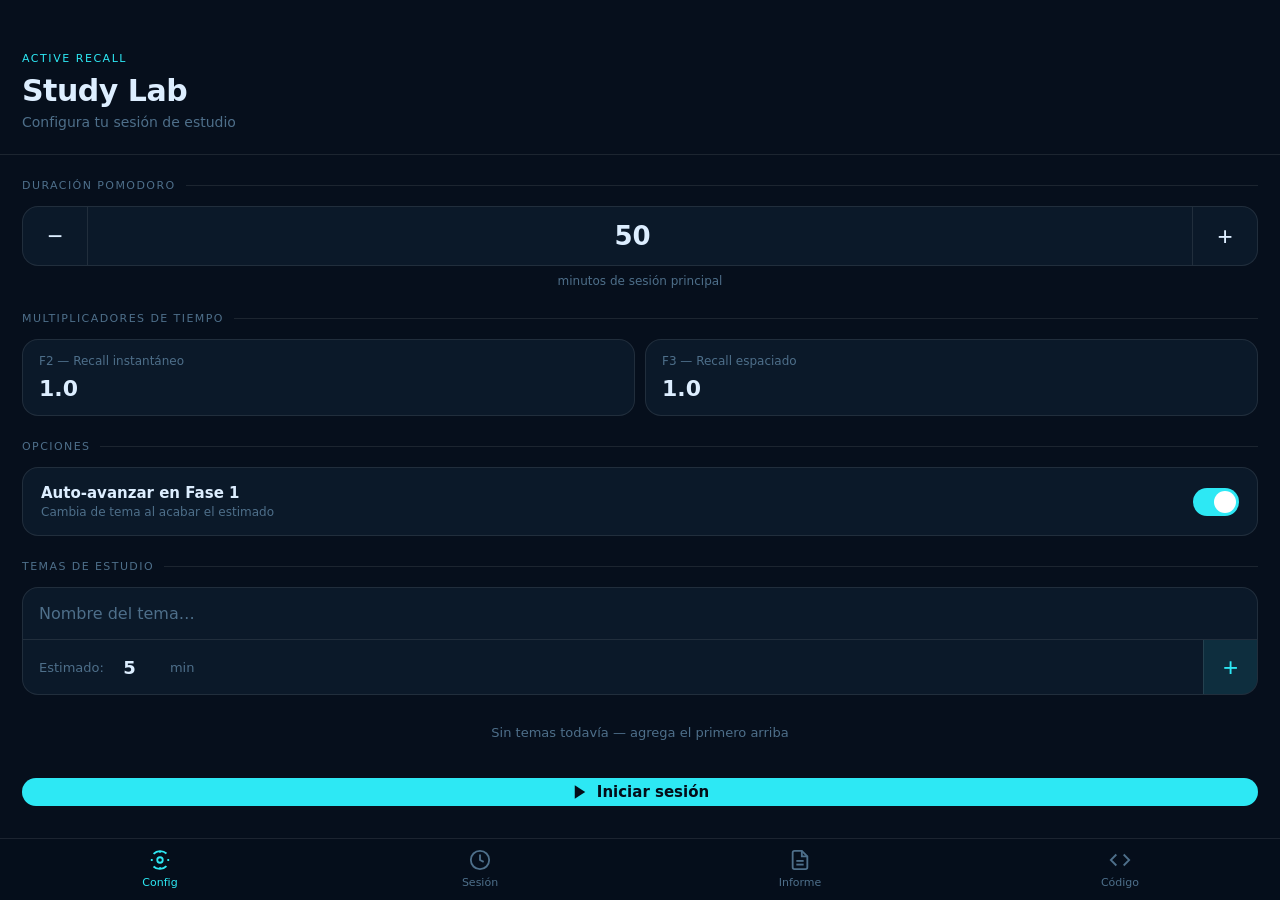
<file: index.html>
<!doctype html>
<html lang="es">
<head>
<meta charset="utf-8"/>
<meta name="viewport" content="width=device-width,initial-scale=1,maximum-scale=1,user-scalable=no,viewport-fit=cover"/>
<meta name="mobile-web-app-capable" content="yes"/>
<meta name="apple-mobile-web-app-capable" content="yes"/>
<meta name="apple-mobile-web-app-status-bar-style" content="black-translucent"/>
<meta name="apple-mobile-web-app-title" content="Study Lab"/>
<meta name="theme-color" content="#060f1c"/>
<title>Study Lab</title>
<style>
/* ─── VARIABLES ─────────────────────── */
:root {
  --bg: #060f1c;
  --s1: #0b1929;
  --s2: #0f2035;
  --border: rgba(255,255,255,.09);
  --text: #ddeeff;
  --muted: #4e6f8a;
  --soft: #8aaec6;
  --cyan: #2de8f4;
  --blue: #3a8cff;
  --green: #1ecf74;
  --amber: #f5a623;
  --red: #ff3f60;
  --r: 16px;
  --nav-h: 62px;
  --safe: env(safe-area-inset-bottom, 0px);
}

/* ─── RESET ─────────────────────────── */
*, *::before, *::after { box-sizing: border-box; margin: 0; padding: 0; -webkit-tap-highlight-color: transparent; }
html { height: 100%; }
body {
  height: 100%; overflow: hidden;
  font-family: -apple-system, BlinkMacSystemFont, 'Segoe UI', system-ui, sans-serif;
  font-size: 16px; background: var(--bg); color: var(--text);
  -webkit-font-smoothing: antialiased;
}

/* ─── APP SHELL ─────────────────────── */
#app { height: 100%; display: flex; flex-direction: column; }

/* ─── SCREENS ───────────────────────── */
.screen {
  flex: 1; overflow-y: auto; overflow-x: hidden;
  padding-bottom: calc(var(--nav-h) + var(--safe) + 16px);
  display: none; flex-direction: column;
  -webkit-overflow-scrolling: touch;
}
.screen.active { display: flex; }
.screen::-webkit-scrollbar { display: none; }

/* ─── BOTTOM NAV ────────────────────── */
#nav {
  position: fixed; bottom: 0; left: 0; right: 0; z-index: 90;
  height: calc(var(--nav-h) + var(--safe));
  padding-bottom: var(--safe);
  background: rgba(6,15,28,.97);
  border-top: 1px solid var(--border);
  display: flex; align-items: stretch;
  backdrop-filter: blur(20px);
}
.nb {
  flex: 1; display: flex; flex-direction: column; align-items: center;
  justify-content: center; gap: 5px; border: 0; background: transparent;
  color: var(--muted); font-size: 11px; font-family: inherit;
  cursor: pointer; transition: color .2s; position: relative;
  padding-bottom: 2px;
}
.nb.on { color: var(--cyan); }
.nb svg { width: 22px; height: 22px; }
.nb-dot {
  position: absolute; top: 10px; right: calc(50% - 18px);
  width: 7px; height: 7px; border-radius: 50%;
  background: var(--red); display: none;
}
.nb-dot.on { display: block; }

/* ─── SHARED COMPONENTS ─────────────── */
.page-hero {
  padding: 52px 22px 24px;
  border-bottom: 1px solid var(--border);
}
.eyebrow { font-size: 11px; letter-spacing: .14em; text-transform: uppercase; color: var(--cyan); margin-bottom: 8px; }
.page-title { font-size: 30px; font-weight: 700; letter-spacing: -.5px; }
.page-sub { font-size: 14px; color: var(--muted); margin-top: 6px; }

.section { padding: 24px 22px 0; }
.section-label {
  font-size: 11px; letter-spacing: .13em; text-transform: uppercase;
  color: var(--muted); margin-bottom: 14px;
  display: flex; align-items: center; gap: 10px;
}
.section-label::after { content: ''; flex: 1; height: 1px; background: var(--border); }

.card {
  background: var(--s1); border: 1px solid var(--border);
  border-radius: var(--r);
}

/* ─── BUTTONS ───────────────────────── */
.btn {
  display: flex; align-items: center; justify-content: center; gap: 8px;
  border: 0; border-radius: var(--r); font-family: inherit;
  font-weight: 600; cursor: pointer; transition: opacity .15s, transform .12s;
  white-space: nowrap;
}
.btn:active { transform: scale(.95); opacity: .85; }
.btn-primary { background: var(--cyan); color: #040c18; }
.btn-ghost { background: var(--s1); color: var(--text); border: 1px solid var(--border); }
.btn-green { background: var(--green); color: #030e09; }
.btn-amber { background: var(--amber); color: #060f1c; }
.btn-red-soft { background: rgba(255,63,96,.12); color: var(--red); border: 1px solid rgba(255,63,96,.2); }

/* ─── TOGGLE ────────────────────────── */
.toggle { position: relative; width: 46px; height: 28px; flex-shrink: 0; }
.toggle input { opacity: 0; width: 0; height: 0; }
.toggle-track {
  position: absolute; inset: 0; background: rgba(255,255,255,.1);
  border-radius: 14px; cursor: pointer; transition: background .2s;
}
.toggle-track::after {
  content: ''; position: absolute; width: 22px; height: 22px;
  background: #fff; border-radius: 50%; top: 3px; left: 3px;
  transition: transform .22s;
}
.toggle input:checked + .toggle-track { background: var(--cyan); }
.toggle input:checked + .toggle-track::after { transform: translateX(18px); }

/* ─── STEPPER (Pomodoro) ─────────────── */
.stepper {
  display: flex; align-items: stretch;
  background: var(--s1); border: 1px solid var(--border);
  border-radius: var(--r); overflow: hidden; height: 60px;
}
.stepper-btn {
  width: 64px; flex-shrink: 0; border: 0; background: transparent;
  color: var(--text); font-size: 26px; cursor: pointer;
  display: flex; align-items: center; justify-content: center;
  transition: background .15s;
}
.stepper-btn:active { background: rgba(46,232,244,.1); }
.stepper-val {
  flex: 1; text-align: center; font-size: 26px; font-weight: 700;
  background: transparent; color: var(--text); border: 0;
  border-left: 1px solid var(--border); border-right: 1px solid var(--border);
  font-family: inherit; outline: none; min-width: 0;
}

/* ─── MULT GRID ─────────────────────── */
.mult-grid { display: grid; grid-template-columns: 1fr 1fr; gap: 10px; }
.mult-card {
  background: var(--s1); border: 1px solid var(--border);
  border-radius: var(--r); padding: 14px 16px;
}
.mult-label { font-size: 12px; color: var(--muted); margin-bottom: 8px; display: block; }
.mult-input {
  width: 100%; background: transparent; border: 0;
  color: var(--text); font-size: 22px; font-weight: 700;
  font-family: inherit; outline: none;
}

/* ─── TOPIC FORM ─────────────────────── */
.topic-form {
  background: var(--s1); border: 1px solid var(--border);
  border-radius: var(--r); overflow: hidden; margin-bottom: 12px;
}
.topic-name-input {
  width: 100%; background: transparent; border: 0;
  border-bottom: 1px solid var(--border);
  color: var(--text); font-size: 16px; font-family: inherit;
  padding: 16px; outline: none;
}
.topic-name-input::placeholder { color: var(--muted); }
.topic-bottom-row {
  display: flex; align-items: center; height: 54px;
}
.topic-est-wrap {
  flex: 1; display: flex; align-items: center; gap: 8px;
  padding: 0 16px;
}
.topic-est-label { font-size: 13px; color: var(--muted); white-space: nowrap; }
.topic-est-input {
  width: 50px; background: transparent; border: 0;
  color: var(--text); font-size: 18px; font-weight: 700;
  font-family: inherit; outline: none; text-align: center;
}
.topic-est-unit { font-size: 13px; color: var(--muted); }
.topic-add-btn {
  width: 54px; height: 54px; flex-shrink: 0;
  border: 0; border-left: 1px solid var(--border);
  background: rgba(45,232,244,.1); color: var(--cyan);
  font-size: 26px; cursor: pointer; transition: background .15s;
  display: flex; align-items: center; justify-content: center;
}
.topic-add-btn:active { background: rgba(45,232,244,.2); }

/* ─── TOPIC LIST ─────────────────────── */
.topic-item {
  display: flex; align-items: center; gap: 12px;
  background: var(--s1); border: 1px solid var(--border);
  border-radius: 12px; padding: 14px 16px; margin-bottom: 8px;
}
.topic-bullet { width: 8px; height: 8px; border-radius: 50%; background: var(--cyan); flex-shrink: 0; }
.topic-info { flex: 1; min-width: 0; }
.topic-info-name { font-size: 15px; font-weight: 600; white-space: nowrap; overflow: hidden; text-overflow: ellipsis; }
.topic-info-est { font-size: 12px; color: var(--muted); margin-top: 3px; }
.topic-del {
  width: 34px; height: 34px; flex-shrink: 0;
  border: 0; border-radius: 8px;
  background: rgba(255,63,96,.1); color: var(--red);
  font-size: 16px; cursor: pointer;
  display: flex; align-items: center; justify-content: center;
  transition: background .15s;
}
.topic-del:active { background: rgba(255,63,96,.25); }

/* ─── START BUTTON ───────────────────── */
.start-btn {
  margin: 20px 22px 0;
  height: 58px; border-radius: var(--r);
  font-size: 17px; font-weight: 700;
}

/* ─── SESSION SCREEN ─────────────────── */
.sess-top {
  padding: 20px 22px 0;
  display: flex; align-items: center; justify-content: space-between; gap: 10px;
}
.phase-pill {
  display: flex; align-items: center; gap: 8px;
  padding: 8px 14px; border-radius: 20px;
  background: rgba(45,232,244,.07); border: 1px solid rgba(45,232,244,.18);
  font-size: 12px; font-weight: 600; color: var(--cyan);
}
.phase-dot { width: 6px; height: 6px; border-radius: 50%; background: var(--cyan); animation: blink 1.8s infinite; }
@keyframes blink { 0%,100% { opacity: 1; } 50% { opacity: .2; } }
.pom-badge { font-size: 13px; color: var(--soft); }
.pom-badge b { color: var(--text); font-weight: 700; }

/* Ring timer */
.ring-wrap {
  width: 210px; height: 210px; margin: 22px auto 0;
  position: relative; flex-shrink: 0;
}
.ring-wrap svg { display: block; transform: rotate(-90deg); }
.r-bg { fill: none; stroke: rgba(255,255,255,.06); stroke-width: 6; }
.r-arc { fill: none; stroke-width: 6; stroke-linecap: round; transition: stroke-dashoffset .5s linear, stroke .4s; }
.ring-inner {
  position: absolute; top: 50%; left: 50%;
  transform: translate(-50%, -50%);
  text-align: center; pointer-events: none;
}
.ring-time { font-size: 40px; font-weight: 700; letter-spacing: -2px; line-height: 1; }
.ring-sub { font-size: 11px; color: var(--muted); text-transform: uppercase; letter-spacing: .08em; margin-top: 5px; }

/* Current topic card */
.topic-card {
  margin: 18px 22px 0;
  background: var(--s1); border: 1px solid var(--border);
  border-radius: var(--r); padding: 18px;
}
.tc-num { font-size: 12px; color: var(--cyan); font-weight: 600; margin-bottom: 5px; }
.tc-name { font-size: 21px; font-weight: 700; line-height: 1.25; margin-bottom: 14px; }
.tc-meta { display: flex; gap: 18px; margin-bottom: 14px; }
.tc-meta-item { font-size: 13px; color: var(--muted); }
.tc-meta-item b { color: var(--text); font-weight: 600; }
.progress-bg { height: 5px; background: rgba(255,255,255,.07); border-radius: 3px; overflow: hidden; }
.progress-fg { height: 100%; border-radius: 3px; transition: width .5s, background .3s; }

/* F3 Part 1 */
.f3-card {
  margin: 18px 22px 0;
  background: var(--s1); border: 1px solid rgba(245,166,35,.2);
  border-radius: var(--r); padding: 22px 20px;
}
.f3-label { font-size: 11px; letter-spacing: .12em; text-transform: uppercase; color: var(--amber); margin-bottom: 10px; }
.f3-big { font-size: 68px; font-weight: 800; letter-spacing: -3px; line-height: 1; color: var(--amber); text-align: center; }
.f3-suggestion {
  margin: 14px 0 0; padding: 12px 14px;
  background: rgba(245,166,35,.07); border-radius: 10px;
  font-size: 13px; color: var(--amber); line-height: 1.5;
}

/* Action rows */
.act-row { display: flex; gap: 10px; margin: 14px 22px 0; }
.act { height: 52px; border-radius: var(--r); font-size: 15px; font-weight: 600; font-family: inherit; }

/* ─── SHEETS ─────────────────────────── */
.overlay {
  position: fixed; inset: 0; z-index: 200;
  display: none; align-items: flex-end; justify-content: center;
  background: rgba(0,0,0,.72); backdrop-filter: blur(8px);
}
.overlay.on { display: flex; }
.sheet {
  width: 100%; max-width: 520px;
  background: #0d1e33; border: 1px solid var(--border);
  border-radius: 22px 22px 0 0;
  padding: 16px 22px calc(var(--safe) + 24px);
  max-height: 88vh; overflow-y: auto;
  animation: slideUp .22s ease;
}
@keyframes slideUp { from { transform: translateY(100%); } to { transform: translateY(0); } }
.sheet-handle { width: 36px; height: 4px; background: rgba(255,255,255,.15); border-radius: 2px; margin: 0 auto 18px; }
.sheet-title { font-size: 19px; font-weight: 700; margin-bottom: 4px; }
.sheet-sub { font-size: 14px; color: var(--muted); margin-bottom: 20px; line-height: 1.5; }

/* Score grid */
.score-grid { display: grid; grid-template-columns: 1fr 1fr; gap: 10px; }
.score-btn {
  padding: 18px 10px; border-radius: 13px; border: 0;
  font-family: inherit; font-size: 20px; font-weight: 700;
  cursor: pointer; display: flex; flex-direction: column; align-items: center; gap: 5px;
  transition: transform .12s;
}
.score-btn:active { transform: scale(.93); }
.score-btn small { font-size: 12px; font-weight: 400; opacity: .85; }
.s100 { background: linear-gradient(135deg, #1ecf74, #14a85a); color: #030e09; }
.s75  { background: linear-gradient(135deg, #3a8cff, #1a6ae0); color: #fff; }
.s50  { background: linear-gradient(135deg, #f5a623, #d48018); color: #060f1c; }
.s25  { background: rgba(255,63,96,.15); color: #ff8fa3; border: 1px solid rgba(255,63,96,.3); }
.s0   { background: linear-gradient(135deg, #ff3f60, #cc1a38); color: #fff; grid-column: span 2; }

/* Reason textarea */
.reason-ta {
  width: 100%; background: rgba(255,255,255,.04);
  border: 1px solid var(--border); border-radius: 12px;
  color: var(--text); font-family: inherit; font-size: 15px;
  padding: 14px; outline: none; resize: vertical; min-height: 90px;
  line-height: 1.5;
}
.reason-ta:focus { border-color: rgba(45,232,244,.4); }

/* Sheet buttons */
.sheet-actions { display: flex; flex-direction: column; gap: 8px; margin-top: 16px; }
.sheet-btn { height: 52px; border-radius: 13px; font-size: 15px; font-weight: 600; font-family: inherit; border: 0; cursor: pointer; transition: opacity .15s; }
.sheet-btn:active { opacity: .8; }
.sheet-btn-primary { background: var(--cyan); color: #040c18; }
.sheet-btn-ghost { background: rgba(255,255,255,.07); color: var(--text); border: 1px solid var(--border); }
.sheet-btn-green { background: var(--green); color: #030e09; }

/* ─── REPORT ─────────────────────────── */
.rep-hero { padding: 44px 22px 20px; border-bottom: 1px solid var(--border); }
.rep-title { font-size: 26px; font-weight: 700; margin-bottom: 14px; }
.rep-btns { display: flex; gap: 8px; }
.rbtn { padding: 10px 16px; border-radius: 10px; font-size: 13px; font-weight: 600; font-family: inherit; border: 0; cursor: pointer; transition: opacity .15s; }
.rbtn:active { opacity: .8; }
.rbtn-ghost { background: var(--s1); color: var(--text); border: 1px solid var(--border); }
.rbtn-cyan { background: var(--cyan); color: #040c18; }

.rep-body { padding: 18px 22px; display: flex; flex-direction: column; gap: 14px; }

.kpi-row { display: grid; grid-template-columns: repeat(4, 1fr); gap: 8px; }
.kpi { background: var(--s1); border: 1px solid var(--border); border-radius: 12px; padding: 12px 8px; text-align: center; }
.kpi-val { font-size: 22px; font-weight: 700; line-height: 1; }
.kpi-lbl { font-size: 10px; color: var(--muted); text-transform: uppercase; letter-spacing: .04em; margin-top: 4px; }

.rsec { background: var(--s1); border: 1px solid var(--border); border-radius: var(--r); overflow: hidden; }
.rsec-head { padding: 12px 16px; border-bottom: 1px solid var(--border); display: flex; align-items: center; gap: 8px; }
.rsec-icon { font-size: 16px; }
.rsec-title { font-size: 12px; font-weight: 700; text-transform: uppercase; letter-spacing: .07em; color: var(--soft); }

.rrow { display: flex; align-items: flex-start; justify-content: space-between; padding: 12px 16px; border-bottom: 1px solid rgba(255,255,255,.04); gap: 10px; }
.rrow:last-child { border-bottom: none; }
.rrow-lbl { font-size: 13px; color: var(--muted); flex: 1; }
.rrow-val { font-size: 13px; font-weight: 700; text-align: right; }

.topic-result { padding: 14px 16px; border-bottom: 1px solid rgba(255,255,255,.04); }
.topic-result:last-child { border-bottom: none; }
.tr-name { font-size: 15px; font-weight: 700; margin-bottom: 8px; }
.chips { display: flex; flex-wrap: wrap; gap: 6px; }
.chip { padding: 4px 10px; border-radius: 20px; font-size: 11px; font-weight: 700; }
.chip-gray { background: rgba(255,255,255,.07); color: var(--soft); }
.chip-green { background: rgba(30,207,116,.12); color: var(--green); border: 1px solid rgba(30,207,116,.25); }
.chip-blue { background: rgba(58,140,255,.12); color: var(--blue); border: 1px solid rgba(58,140,255,.25); }
.chip-amber { background: rgba(245,166,35,.12); color: var(--amber); border: 1px solid rgba(245,166,35,.25); }
.chip-red { background: rgba(255,63,96,.12); color: var(--red); border: 1px solid rgba(255,63,96,.25); }
.tr-reason { font-size: 12px; color: var(--muted); font-style: italic; margin-top: 6px; }

.pbar-row { display: flex; align-items: center; gap: 10px; padding: 11px 16px; border-bottom: 1px solid rgba(255,255,255,.04); }
.pbar-row:last-child { border-bottom: none; }
.pbar-label { font-size: 12px; color: var(--muted); width: 68px; flex-shrink: 0; }
.pbar-bg { flex: 1; height: 6px; background: rgba(255,255,255,.07); border-radius: 3px; overflow: hidden; }
.pbar-fill { height: 100%; border-radius: 3px; }
.pbar-pct { font-size: 12px; font-weight: 700; width: 38px; text-align: right; }

.rec-row { display: flex; gap: 10px; padding: 13px 16px; border-bottom: 1px solid rgba(255,255,255,.04); }
.rec-row:last-child { border-bottom: none; }
.rec-icon { font-size: 18px; flex-shrink: 0; }
.rec-text { font-size: 13px; line-height: 1.6; color: var(--soft); }
.rec-text strong { color: var(--cyan); }

.fail-row { padding: 13px 16px; border-bottom: 1px solid rgba(255,255,255,.04); }
.fail-row:last-child { border-bottom: none; }
.fail-name { font-size: 14px; font-weight: 700; color: var(--red); margin-bottom: 4px; }
.fail-reason { font-size: 12px; color: var(--muted); font-style: italic; }

/* ─── PRINT ─────────────────────────── */
@media print {
  #nav, .act-row, .sess-top, .rep-btns, .start-btn, .overlay { display: none !important; }
  html, body { overflow: visible !important; height: auto !important; background: #fff !important; color: #111 !important; }
  .screen { display: flex !important; padding: 0 !important; overflow: visible !important; }
  #sReport { display: flex !important; }
  #sConfig, #sSession { display: none !important; }
  .rsec, .kpi, .rrow, .topic-result, .rec-row, .fail-row, .pbar-row { background: #fff !important; border-color: #ddd !important; color: #111 !important; }
  .rsec-title { color: #444 !important; } .rrow-lbl { color: #666 !important; }
  .chip-green { background: #d1fae5 !important; color: #065f46 !important; }
  .chip-red { background: #fee2e2 !important; color: #991b1b !important; }
  .chip-amber { background: #fef3c7 !important; color: #92400e !important; }
  .chip-blue { background: #dbeafe !important; color: #1e40af !important; }
  .chip-gray { background: #f3f4f6 !important; color: #374151 !important; }
  .rec-text { color: #333 !important; } .rec-text strong { color: #0066aa !important; }
  .fail-name { color: #dc2626 !important; }
  .pbar-fill { -webkit-print-color-adjust: exact !important; print-color-adjust: exact !important; }
}
</style>
</head>
<body>
<div id="app">

<!-- ════════ CONFIG SCREEN ════════ -->
<div id="sConfig" class="screen active">

  <div class="page-hero">
    <div class="eyebrow">Active Recall</div>
    <div class="page-title">Study Lab</div>
    <div class="page-sub">Configura tu sesión de estudio</div>
  </div>

  <!-- Pomodoro -->
  <div class="section">
    <div class="section-label">Duración Pomodoro</div>
    <div class="stepper">
      <button class="stepper-btn" id="pomMinus" type="button">−</button>
      <input class="stepper-val" id="pomVal" type="number" value="50" min="1" inputmode="numeric"/>
      <button class="stepper-btn" id="pomPlus" type="button">+</button>
    </div>
    <p style="text-align:center;font-size:12px;color:var(--muted);margin-top:8px">minutos de sesión principal</p>
  </div>

  <!-- Multiplicadores -->
  <div class="section">
    <div class="section-label">Multiplicadores de tiempo</div>
    <div class="mult-grid">
      <div class="mult-card">
        <span class="mult-label">F2 — Recall instantáneo</span>
        <input class="mult-input" id="mF2" type="number" step="0.1" min="0.1" value="1.0" inputmode="decimal"/>
      </div>
      <div class="mult-card">
        <span class="mult-label">F3 — Recall espaciado</span>
        <input class="mult-input" id="mF3" type="number" step="0.1" min="0.1" value="1.0" inputmode="decimal"/>
      </div>
    </div>
  </div>

  <!-- Opciones -->
  <div class="section">
    <div class="section-label">Opciones</div>
    <div style="display:flex;align-items:center;justify-content:space-between;gap:16px;background:var(--s1);border:1px solid var(--border);border-radius:var(--r);padding:16px 18px;">
      <div>
        <div style="font-size:15px;font-weight:600;">Auto-avanzar en Fase 1</div>
        <div style="font-size:12px;color:var(--muted);margin-top:3px;">Cambia de tema al acabar el estimado</div>
      </div>
      <label class="toggle">
        <input type="checkbox" id="autoAdv" checked/>
        <span class="toggle-track"></span>
      </label>
    </div>
  </div>

  <!-- Temas -->
  <div class="section">
    <div class="section-label">Temas de estudio</div>

    <div class="topic-form">
      <input class="topic-name-input" id="tNameIn" type="text" placeholder="Nombre del tema…" autocomplete="off"/>
      <div class="topic-bottom-row">
        <div class="topic-est-wrap">
          <span class="topic-est-label">Estimado:</span>
          <input class="topic-est-input" id="tEstIn" type="number" min="1" value="5" inputmode="numeric"/>
          <span class="topic-est-unit">min</span>
        </div>
        <button class="topic-add-btn" id="addBtn" type="button">+</button>
      </div>
    </div>

    <div id="topicList">
      <div id="emptyMsg" style="text-align:center;padding:18px;font-size:13px;color:var(--muted);">Sin temas todavía — agrega el primero arriba</div>
    </div>
  </div>

  <button class="btn btn-primary start-btn act" id="startBtn" type="button">
    <svg width="18" height="18" viewBox="0 0 24 24" fill="currentColor"><polygon points="5 3 19 12 5 21 5 3"/></svg>
    Iniciar sesión
  </button>

  <div id="installArea" style="margin:12px 22px 0;"></div>
  <div style="height:8px;"></div>

</div><!-- /sConfig -->


<!-- ════════ SESSION SCREEN ════════ -->
<div id="sSession" class="screen">

  <div class="sess-top">
    <div class="phase-pill">
      <div class="phase-dot"></div>
      <span id="phaseLabel">Fase 1</span>
    </div>
    <div class="pom-badge">⏱ <b id="pomLeft">--:--</b></div>
  </div>

  <!-- Ring -->
  <div class="ring-wrap">
    <svg width="210" height="210" viewBox="0 0 210 210">
      <circle class="r-bg" cx="105" cy="105" r="92"/>
      <circle class="r-arc" id="rArc" cx="105" cy="105" r="92"
        stroke-dasharray="578.05" stroke-dashoffset="0" stroke="var(--cyan)"/>
    </svg>
    <div class="ring-inner">
      <div class="ring-time" id="rTime">0:00</div>
      <div class="ring-sub" id="rSub">restante</div>
    </div>
  </div>

  <!-- Topic card -->
  <div class="topic-card" id="topicCard">
    <div class="tc-num" id="tcNum">Tema 1 / 1</div>
    <div class="tc-name" id="tcName">—</div>
    <div class="tc-meta">
      <div class="tc-meta-item">Est: <b id="tcEst">—</b></div>
      <div class="tc-meta-item">Tiempo: <b id="tcEl">0:00</b></div>
    </div>
    <div class="progress-bg">
      <div class="progress-fg" id="tcBar" style="width:0%;background:var(--cyan);"></div>
    </div>
  </div>

  <!-- F3 Part 1 card -->
  <div class="f3-card" id="f3Card" style="display:none;">
    <div class="f3-label">Pausa productiva · Olvido activo</div>
    <div class="f3-big" id="f3Big">0:00</div>
    <div class="f3-suggestion" id="f3Sugg">—</div>

    <div class="act-row" style="margin:14px 0 0;">
      <button class="btn btn-amber act" id="f3StartBtn" style="flex:1;height:50px;" type="button">Iniciar pausa</button>
      <button class="btn btn-ghost act" id="f3PauseBtn" style="flex:1;height:50px;" type="button">Pausar</button>
    </div>

    <div style="margin-top:12px;">
      <select id="f3Mode" style="width:100%;background:var(--s2);color:var(--text);border:1px solid var(--border);border-radius:10px;padding:13px 14px;font-family:inherit;font-size:14px;outline:none;-webkit-appearance:none;">
        <option value="manual">Al terminar → esperar</option>
        <option value="auto">Al terminar → ir a Parte 2</option>
      </select>
    </div>

    <button class="btn btn-primary act" id="f3ContBtn" type="button"
      style="display:none;width:100%;height:50px;margin-top:12px;">
      Continuar → Parte 2
    </button>
  </div>

  <!-- Nav controls -->
  <div class="act-row" id="navRow">
    <button class="btn btn-ghost act" id="btnPrev" type="button" style="flex:.7;height:52px;">←</button>
    <button class="btn btn-primary act" id="btnNext" type="button" style="flex:2;height:52px;">Siguiente →</button>
  </div>
  <div class="act-row">
    <button class="btn btn-ghost act" id="btnForceF2" type="button" style="flex:1;height:46px;font-size:13px;">Forzar F2</button>
    <button class="btn btn-red-soft act" id="btnStop" type="button" style="flex:1;height:46px;font-size:13px;">Detener</button>
  </div>
  <div style="height:8px;"></div>

</div><!-- /sSession -->


<!-- ════════ REPORT SCREEN ════════ -->
<div id="sReport" class="screen">
  <div class="rep-hero">
    <div class="rep-title">Informe de sesión</div>
    <div class="rep-btns">
      <button class="rbtn rbtn-ghost" id="csvBtn" type="button">⬇ CSV</button>
      <button class="rbtn rbtn-cyan" id="pdfBtn" type="button">📄 PDF</button>
    </div>
  </div>
  <div class="rep-body" id="repBody">
    <div style="text-align:center;padding:40px 0;font-size:14px;color:var(--muted);">
      Completa al menos una fase para ver el informe.
    </div>
  </div>
</div><!-- /sReport -->

<!-- ════════ CÓDIGO ════════ -->
<div id="sCode" class="screen">
  <div class="page-hero">
    <div class="eyebrow">Herramienta</div>
    <div class="page-title">Editor de código</div>
    <div class="page-sub">Pega tu HTML, CSS o JS y ejecútalo al instante.</div>
  </div>
  <div class="section" style="gap:12px;display:flex;flex-direction:column;">
    <div class="section-label">Código fuente</div>
    <textarea id="codeInput" spellcheck="false" style="
      width:100%; min-height:200px; resize:vertical;
      background:var(--s1); border:1px solid var(--border);
      border-radius:var(--r); color:var(--text);
      font-family:monospace; font-size:13px;
      padding:14px; outline:none; line-height:1.5;
    " placeholder="<!-- Pega aquí tu HTML / CSS / JS -->"></textarea>
    <button id="runCodeBtn" class="btn" type="button" style="
      background:var(--cyan); color:#000; padding:13px 24px;
      font-size:15px; border-radius:var(--r); width:100%;
    ">▶ Ejecutar</button>
    <div class="section-label">Vista previa</div>
    <iframe id="codePreview" style="
      width:100%; height:380px;
      border:1px solid var(--border); border-radius:var(--r);
      background:#fff;
    " sandbox="allow-scripts allow-same-origin"></iframe>
    <button id="clearCodeBtn" class="btn" type="button" style="
      background:transparent; border:1px solid var(--border);
      color:var(--muted); padding:11px 24px;
      font-size:13px; border-radius:var(--r); width:100%;
    ">🗑 Limpiar</button>
  </div>
</div><!-- /sCode -->

</div><!-- /app -->

<!-- ════════ NAV ════════ -->
<nav id="nav">
  <button class="nb on" data-screen="sConfig" type="button">
    <svg viewBox="0 0 24 24" fill="none" stroke="currentColor" stroke-width="2">
      <circle cx="12" cy="12" r="3"/>
      <path d="M19.07 4.93A10 10 0 0 0 5 5.35M4.93 19.07A10 10 0 0 0 19 18.65M12 2v2m0 18v-2M2 12H4m18 0h-2"/>
    </svg>
    Config
  </button>
  <button class="nb" data-screen="sSession" type="button">
    <div class="nb-dot" id="sPip"></div>
    <svg viewBox="0 0 24 24" fill="none" stroke="currentColor" stroke-width="2">
      <circle cx="12" cy="12" r="10"/>
      <polyline points="12 6 12 12 16 14"/>
    </svg>
    Sesión
  </button>
  <button class="nb" data-screen="sReport" type="button">
    <svg viewBox="0 0 24 24" fill="none" stroke="currentColor" stroke-width="2">
      <path d="M14 2H6a2 2 0 0 0-2 2v16a2 2 0 0 0 2 2h12a2 2 0 0 0 2-2V8z"/>
      <polyline points="14 2 14 8 20 8"/>
      <line x1="16" y1="13" x2="8" y2="13"/>
      <line x1="16" y1="17" x2="8" y2="17"/>
    </svg>
    Informe
  </button>
  <button class="nb" data-screen="sCode" type="button">
    <svg viewBox="0 0 24 24" fill="none" stroke="currentColor" stroke-width="2">
      <polyline points="16 18 22 12 16 6"/>
      <polyline points="8 6 2 12 8 18"/>
    </svg>
    Código
  </button>
</nav>

<!-- ════════ OVERLAYS ════════ -->

<!-- Recall -->
<div class="overlay" id="ovRecall">
  <div class="sheet">
    <div class="sheet-handle"></div>
    <div class="sheet-title">¿Recuerdas?</div>
    <div class="sheet-sub" id="recallName">—</div>
    <div class="score-grid">
      <button class="score-btn s100" data-v="100" type="button">100%<small>Todo claro ✓</small></button>
      <button class="score-btn s75"  data-v="75"  type="button">75%<small>Casi todo ✓</small></button>
      <button class="score-btn s50"  data-v="50"  type="button">50%<small>La mitad</small></button>
      <button class="score-btn s25"  data-v="25"  type="button">25%<small>Poco ✗</small></button>
      <button class="score-btn s0"   data-v="0"   type="button">0%<small>Nada — no recordé</small></button>
    </div>
    <button class="btn btn-ghost" id="recallCancel" type="button"
      style="width:100%;height:48px;margin-top:12px;border-radius:12px;font-size:14px;font-weight:600;">Cancelar</button>
  </div>
</div>

<!-- Reason -->
<div class="overlay" id="ovReason">
  <div class="sheet">
    <div class="sheet-handle"></div>
    <div class="sheet-title">¿Por qué fallaste?</div>
    <div class="sheet-sub">Opcional — mejora tus recomendaciones</div>
    <textarea class="reason-ta" id="reasonTa" placeholder='Ej: "me distraje", "no repassé antes"...'></textarea>
    <div style="display:flex;gap:8px;margin-top:12px;">
      <button class="sheet-btn sheet-btn-ghost" id="reasonSkip" type="button" style="flex:1;">Omitir</button>
      <button class="sheet-btn sheet-btn-primary" id="reasonSave" type="button" style="flex:2;">Guardar</button>
    </div>
  </div>
</div>

<!-- F2 summary -->
<div class="overlay" id="ovF2">
  <div class="sheet">
    <div class="sheet-handle"></div>
    <div class="sheet-title">Resumen Fase 2</div>
    <div id="f2Body" style="font-size:14px;color:var(--muted);margin-bottom:14px;"></div>
    <div id="f2Fails" style="margin-bottom:16px;"></div>
    <div class="sheet-actions">
      <button class="sheet-btn sheet-btn-primary" id="f2ToF3" type="button">Continuar → Fase 3</button>
      <button class="sheet-btn sheet-btn-green" id="f2ReMem" type="button">Re-memorizar fallos</button>
      <button class="sheet-btn sheet-btn-ghost" id="f2Close" type="button">Cerrar</button>
    </div>
  </div>
</div>

<!-- Final -->
<div class="overlay" id="ovFinal">
  <div class="sheet">
    <div class="sheet-handle"></div>
    <div class="sheet-title">¡Sesión completada! 🎉</div>
    <div id="finalBody" style="font-size:14px;color:var(--muted);margin-bottom:14px;"></div>
    <div id="finalFails" style="margin-bottom:16px;"></div>
    <div class="sheet-actions">
      <button class="sheet-btn sheet-btn-primary" id="finalReport" type="button">Ver informe</button>
      <button class="sheet-btn sheet-btn-ghost" id="finalPdf" type="button">📄 Guardar PDF</button>
      <button class="sheet-btn sheet-btn-green" id="finalReMem" type="button">Re-memorizar fallos</button>
      <button class="sheet-btn sheet-btn-ghost" id="finalRepeat" type="button" style="font-size:13px;">Nueva sesión</button>
    </div>
  </div>
</div>

<script>
/* ─── UTIL ──────────────────────────── */
const $ = id => document.getElementById(id);
const N = () => Date.now();
const esc = s => String(s || '').replace(/&/g,'&amp;').replace(/</g,'&lt;').replace(/>/g,'&gt;');
const clamp = (v,a,b) => Math.max(a, Math.min(b, v));

function mmss(ms) {
  if (ms < 0) ms = 0;
  const s = Math.ceil(ms / 1000), m = Math.floor(s / 60), ss = s % 60;
  return m + ':' + String(ss).padStart(2, '0');
}
function hms(ms) {
  if (ms < 0) ms = 0;
  const s = Math.floor(ms/1000)%60, m = Math.floor(ms/60000)%60, h = Math.floor(ms/3600000);
  return h ? (h+':'+String(m).padStart(2,'0')+':'+String(s).padStart(2,'0')) : (m+':'+String(s).padStart(2,'0'));
}
function fmt(s) {
  if (s === undefined || s === null || s === '') return '—';
  s = Math.round(Number(s));
  if (s < 60) return s + 's';
  const m = Math.floor(s/60), r = s % 60;
  return r === 0 ? m + 'm' : m + 'm ' + r + 's';
}
function scoreColor(p) { return p >= 75 ? 'var(--green)' : p >= 50 ? 'var(--amber)' : 'var(--red)'; }
function scoreLabel(p) {
  if (p === 100) return '100% ✓';
  if (p === 75)  return '75% ✓';
  if (p === 50)  return '50% △';
  if (p === 25)  return '25% ✗';
  if (p === 0)   return '0% ✗';
  return p + '%';
}
function scoreChip(p, prefix) {
  if (p === undefined || p === null || p === '') return '';
  const cl = p >= 75 ? 'chip-green' : p >= 50 ? 'chip-amber' : 'chip-red';
  return `<span class="chip ${cl}">${prefix ? prefix + ' ' : ''}${scoreLabel(p)}</span>`;
}
function beep(f = 1000, d = 180) {
  try {
    const C = window.AudioContext || window.webkitAudioContext;
    const ctx = new C(), o = ctx.createOscillator(), g = ctx.createGain();
    o.type = 'sine'; o.frequency.value = f; g.gain.value = .35;
    o.connect(g); g.connect(ctx.destination);
    o.start(); setTimeout(() => { o.stop(); ctx.close(); }, d);
  } catch(e) {}
}

/* ─── STATE ─────────────────────────── */
let topics = [];
let cfg = { pomMin: 50, autoAdv: true, mF2: 1, mF3: 1 };
let meta = { start: null, end: null };
let S = {
  running: false, phase: 'idle',
  pomStart: 0, pomEnd: 0, pomMs: 0, ticker: null,
  idx: [], pos: 0, tStart: 0,
  f1: [], f2q: [], f2r: [], fails: new Set(),
  f3total: 0, f3rem: 0, f3t: null, f3run: false,
  f3p2q: [], f3p2r: []
};

/* ─── PERSIST TOPICS ────────────────── */
(function() {
  try { const d = localStorage.getItem('sl_topics'); if (d) topics = JSON.parse(d); } catch(e) {}
})();
function saveTopics() { try { localStorage.setItem('sl_topics', JSON.stringify(topics)); } catch(e) {} }

/* ─── SCREEN NAV ────────────────────── */
document.querySelectorAll('.nb').forEach(btn => {
  btn.addEventListener('click', () => goTo(btn.dataset.screen));
});
function goTo(id) {
  document.querySelectorAll('.nb').forEach(b => b.classList.toggle('on', b.dataset.screen === id));
  document.querySelectorAll('.screen').forEach(s => s.classList.toggle('active', s.id === id));
  if (id === 'sReport') buildReport();
}

/* ─── CODE EDITOR ───────────────────── */
$('runCodeBtn').addEventListener('click', () => {
  const html = $('codeInput').value;
  const frame = $('codePreview');
  frame.srcdoc = html;
});
$('clearCodeBtn').addEventListener('click', () => {
  $('codeInput').value = '';
  $('codePreview').srcdoc = '';
});

/* ─── POMODORO STEPPER ──────────────── */
$('pomMinus').addEventListener('click', () => {
  const v = parseInt($('pomVal').value) || 50;
  $('pomVal').value = Math.max(1, v - 5);
});
$('pomPlus').addEventListener('click', () => {
  const v = parseInt($('pomVal').value) || 50;
  $('pomVal').value = v + 5;
});

/* ─── TOPIC MANAGEMENT ──────────────── */
function renderTopics() {
  const list = $('topicList');
  const empty = $('emptyMsg');
  if (!topics.length) {
    if (empty) empty.style.display = 'block';
    // remove old items
    list.querySelectorAll('.topic-item').forEach(el => el.remove());
    saveTopics(); return;
  }
  if (empty) empty.style.display = 'none';
  // rebuild
  list.querySelectorAll('.topic-item').forEach(el => el.remove());
  topics.forEach((t, i) => {
    const div = document.createElement('div');
    div.className = 'topic-item';
    div.innerHTML = `
      <div class="topic-bullet"></div>
      <div class="topic-info">
        <div class="topic-info-name">${esc(t.name)}</div>
        <div class="topic-info-est">${t.est} min estimados</div>
      </div>
      <button class="topic-del" data-i="${i}" type="button">✕</button>`;
    list.appendChild(div);
  });
  saveTopics();
}

$('topicList').addEventListener('click', e => {
  const del = e.target.closest('.topic-del');
  if (del) {
    const i = parseInt(del.dataset.i);
    topics.splice(i, 1);
    renderTopics();
  }
});

function doAddTopic() {
  const nameEl = $('tNameIn');
  const estEl = $('tEstIn');
  const name = nameEl.value.trim();
  const est = Math.max(1, parseInt(estEl.value) || 5);
  if (!name) { nameEl.focus(); return; }
  topics.push({ name, est });
  nameEl.value = '';
  estEl.value = '5';
  renderTopics();
  nameEl.focus();
}

$('addBtn').addEventListener('click', doAddTopic);
$('tNameIn').addEventListener('keydown', e => { if (e.key === 'Enter') { e.preventDefault(); doAddTopic(); } });

renderTopics();

/* ─── START SESSION ─────────────────── */
$('startBtn').addEventListener('click', startSession);

function startSession() {
  if (!topics.length) { alert('Agrega al menos un tema.'); return; }
  cfg.pomMin = Math.max(1, parseInt($('pomVal').value) || 50);
  cfg.autoAdv = $('autoAdv').checked;
  cfg.mF2 = Math.max(0.1, parseFloat($('mF2').value) || 1);
  cfg.mF3 = Math.max(0.1, parseFloat($('mF3').value) || 1);
  meta = { start: new Date(), end: null };

  S.pomMs = cfg.pomMin * 60000;
  S.pomStart = N(); S.pomEnd = S.pomStart + S.pomMs;
  S.running = true; S.phase = 'phase1';
  S.idx = topics.map((_, i) => i);
  S.pos = 0; S.tStart = N();
  S.f1 = []; S.f2q = []; S.f2r = []; S.fails = new Set();
  S.f3p2q = []; S.f3p2r = [];
  clearF3();

  if (S.ticker) clearInterval(S.ticker);
  S.ticker = setInterval(tick, 300);
  $('sPip').classList.add('on');
  goTo('sSession');
  updateSess();
  beep(1100, 150);
}

/* ─── TICK ──────────────────────────── */
function tick() {
  if (!S.running) return;
  const now = N(), rem = S.pomEnd - now;
  $('pomLeft').textContent = hms(Math.max(0, rem));
  if (rem <= 0) { endSession('Pomodoro terminado'); return; }

  if (S.phase === 'phase1' && cfg.autoAdv) {
    const idx = S.idx[S.pos];
    if (idx !== undefined) {
      const el = now - S.tStart, estMs = topics[idx].est * 60000;
      if (el >= estMs) {
        if (S.pos === S.idx.length - 1) { recTopic(true); finishF1(); return; }
        else { recTopic(true); advance(1); beep(800, 100); }
      }
    }
  }
  if (S.phase === 'phase2') {
    const q = S.f2q[S.pos];
    if (q && !q.wp && N() - S.tStart >= q.ms) { q.wp = true; showRecall(q.name).then(sc => onF2(q, sc)); }
  }
  if (S.phase === 'phase3p2') {
    const q = S.f3p2q[S.pos];
    if (q && !q.wp && N() - S.tStart >= q.ms) { q.wp = true; showRecall(q.name).then(sc => onF3p2(q, sc)); }
  }
  updateSess();
}

/* ─── SESSION UI ────────────────────── */
function updateSess() {
  const p = S.phase;
  const isF3 = p === 'phase3';
  $('f3Card').style.display = isF3 ? 'block' : 'none';
  $('topicCard').style.display = isF3 ? 'none' : 'block';
  $('navRow').style.display = isF3 ? 'none' : 'flex';

  const labels = {
    phase1: 'Fase 1 — Memorización',
    phase2: 'Fase 2 — Recall Instantáneo',
    phase3: 'Fase 3 — Pausa Productiva',
    phase3p2: 'Fase 3 — Recall Espaciado'
  };
  $('phaseLabel').textContent = labels[p] || '—';

  if (p === 'phase1' || p === 'phase2' || p === 'phase3p2') {
    const q = p === 'phase1' ? null : p === 'phase2' ? S.f2q[S.pos] : S.f3p2q[S.pos];
    const total = p === 'phase1' ? S.idx.length : p === 'phase2' ? S.f2q.length : S.f3p2q.length;
    const name = p === 'phase1' ? (topics[S.idx[S.pos]] ? topics[S.idx[S.pos]].name : '—') : (q ? q.name : '—');
    const estMs = p === 'phase1' ? ((topics[S.idx[S.pos]] ? topics[S.idx[S.pos]].est : 1) * 60000) : (q ? q.ms : 1);
    const el = N() - S.tStart, rem = Math.max(0, estMs - el), pct = Math.min(100, el / estMs * 100);

    $('tcNum').textContent = 'Tema ' + (S.pos + 1) + ' / ' + total;
    $('tcName').textContent = name;
    $('tcEst').textContent = fmt(estMs / 1000);
    $('tcEl').textContent = mmss(el);
    $('tcBar').style.width = pct + '%';
    $('tcBar').style.background = pct > 90 ? 'var(--amber)' : 'var(--cyan)';
    setRing(rem, estMs, p === 'phase1' ? 'var(--cyan)' : 'var(--blue)');
    $('rTime').textContent = mmss(rem);
    $('rSub').textContent = 'restante';
  }
  if (p === 'phase3') {
    setRing(S.f3rem, S.f3total, 'var(--amber)');
    $('rTime').textContent = mmss(S.f3rem);
    $('rSub').textContent = 'pausa';
  }
}

function setRing(rem, total, color) {
  const circ = 578.05, pct = total > 0 ? Math.max(0, rem / total) : 0;
  $('rArc').style.strokeDashoffset = circ * (1 - pct);
  $('rArc').style.stroke = color;
}

/* ─── NAV BUTTONS ───────────────────── */
$('btnNext').addEventListener('click', () => {
  if (!S.running) return;
  if (S.phase === 'phase1') {
    if (S.pos === S.idx.length - 1) { recTopic(false); finishF1(); }
    else { recTopic(false); advance(1); beep(900, 100); }
  } else if (S.phase === 'phase2') {
    const q = S.f2q[S.pos];
    if (q) { q.wp = true; showRecall(q.name).then(sc => onF2(q, sc)); }
  } else if (S.phase === 'phase3p2') {
    const q = S.f3p2q[S.pos];
    if (q) { q.wp = true; showRecall(q.name).then(sc => onF3p2(q, sc)); }
  }
});
$('btnPrev').addEventListener('click', () => { if (!S.running) return; advance(-1); beep(700, 100); });
$('btnStop').addEventListener('click', () => endSession('Detenido'));
$('btnForceF2').addEventListener('click', () => {
  if (S.phase === 'phase1') { recTopic(false); finishF1(); }
  else alert('Solo disponible en Fase 1.');
});

function advance(d) {
  const np = S.pos + d;
  if (S.phase === 'phase1') {
    S.pos = clamp(np, 0, S.idx.length - 1); S.tStart = N();
  } else if (S.phase === 'phase2') {
    if (np >= S.f2q.length) { doneF2(); return; }
    S.pos = Math.max(0, np); S.tStart = N();
  } else if (S.phase === 'phase3p2') {
    if (np >= S.f3p2q.length) { doneF3p2(); return; }
    S.pos = Math.max(0, np); S.tStart = N();
  }
  updateSess();
}

/* ─── PHASE 1 ───────────────────────── */
function recTopic(auto) {
  const idx = S.idx[S.pos];
  if (idx === undefined) return;
  S.f1.push({ index: idx, name: topics[idx].name, est: topics[idx].est, ms: N() - S.tStart, auto });
  S.tStart = N();
}
function finishF1() {
  const li = S.idx[S.pos];
  if (li !== undefined && !S.f1.some(r => r.index === li)) recTopic(false);
  S.f2q = S.f1.map(r => ({ index: r.index, name: r.name, ms: Math.max(1000, Math.round(r.ms * cfg.mF2)), wp: false }));
  S.f2r = []; S.fails = new Set();
  if (!S.f2q.length) { endSession('Sin temas F2'); return; }
  S.phase = 'phase2'; S.pos = 0; S.tStart = N(); updateSess(); beep(1200, 180);
}

/* ─── RECALL MODAL ──────────────────── */
function showRecall(name) {
  $('recallName').textContent = name;
  const ov = $('ovRecall'); ov.classList.add('on');
  return new Promise(res => {
    const btns = ov.querySelectorAll('.score-btn');
    function clean() {
      btns.forEach(b => b.removeEventListener('click', onB));
      $('recallCancel').removeEventListener('click', onC);
      ov.classList.remove('on');
    }
    function onB(e) { clean(); res(Number(e.currentTarget.dataset.v)); }
    function onC() { clean(); res(null); }
    btns.forEach(b => b.addEventListener('click', onB));
    $('recallCancel').addEventListener('click', onC);
  });
}

function showReason() {
  $('reasonTa').value = '';
  const ov = $('ovReason'); ov.classList.add('on');
  return new Promise(res => {
    function clean() {
      $('reasonSave').removeEventListener('click', onSv);
      $('reasonSkip').removeEventListener('click', onSk);
      ov.classList.remove('on');
    }
    function onSv() { clean(); res($('reasonTa').value.trim()); }
    function onSk() { clean(); res(''); }
    $('reasonSave').addEventListener('click', onSv);
    $('reasonSkip').addEventListener('click', onSk);
    setTimeout(() => $('reasonTa').focus(), 100);
  });
}

/* ─── PHASE 2 ───────────────────────── */
async function onF2(q, sc) {
  if (sc === null) { q.wp = false; S.tStart = N(); updateSess(); return; }
  const ok = sc >= 75, reason = !ok ? await showReason() : '';
  S.f2r.push({ index: q.index, name: q.name, ms: q.ms, score: sc, ok, reason });
  if (!ok) S.fails.add(q.index);
  advance(1); beep(900, 100);
}
function doneF2() {
  const fails = Array.from(S.fails);
  const avg = S.f2r.length ? Math.round(S.f2r.reduce((s, r) => s + r.score, 0) / S.f2r.length) : 0;
  $('f2Body').innerHTML = 'Promedio: <strong style="color:' + scoreColor(avg) + '">' + avg + '%</strong> — ' + S.f2r.filter(r => r.ok).length + ' aprobados, ' + fails.length + ' fallidos.';
  $('f2Fails').innerHTML = fails.length
    ? fails.map(i => `<div class="fail-row"><div class="fail-name">${esc(topics[i] ? topics[i].name : '?')}</div></div>`).join('')
    : '<p style="color:var(--green);font-size:14px;font-weight:600;padding:8px 0;">¡Sin fallos en F2! 🎉</p>';
  $('f2ReMem').style.display = fails.length ? 'block' : 'none';
  $('ovF2').classList.add('on');
}
$('f2ToF3').addEventListener('click', () => { $('ovF2').classList.remove('on'); enterF3(); });
$('f2ReMem').addEventListener('click', () => {
  const f = Array.from(S.fails).sort((a, b) => a - b);
  S.idx = f; S.phase = 'phase1'; S.pos = 0; S.tStart = N();
  S.f1 = []; S.f2q = []; S.f2r = []; S.fails = new Set();
  $('ovF2').classList.remove('on'); updateSess();
});
$('f2Close').addEventListener('click', () => $('ovF2').classList.remove('on'));

/* ─── PHASE 3 PART 1 ────────────────── */
function enterF3() {
  const tot = S.f2r.length
    ? S.f2r.reduce((s, r) => s + (r.ms || 0), 0)
    : S.f2q.reduce((s, q) => s + (q.ms || 0), 0) || 60000;
  S.f3total = Math.max(1000, Math.round(tot * cfg.mF3));
  S.f3rem = S.f3total; S.phase = 'phase3'; S.f3run = false;
  const m = Math.round(S.f3total / 60000);
  let sg = 'Respira profundo y despeja la mente';
  if (m >= 10) sg = 'Camina sin pantalla o lee algo diferente';
  else if (m >= 6) sg = 'Meditación o planifica el resto del día';
  else if (m >= 3) sg = 'Respiración profunda, 4-7-8 o estiramientos';
  $('f3Sugg').textContent = '💡 ' + sg;
  $('f3Big').textContent = mmss(S.f3rem);
  $('f3StartBtn').style.display = 'flex';
  $('f3ContBtn').style.display = 'none';
  updateSess();
}
$('f3StartBtn').addEventListener('click', () => {
  if (S.phase !== 'phase3' || S.f3run) return;
  S.f3run = true; $('f3StartBtn').style.display = 'none';
  S.f3t = setInterval(() => {
    S.f3rem -= 300;
    if (S.f3rem <= 0) {
      S.f3rem = 0; clearInterval(S.f3t); S.f3t = null; S.f3run = false;
      $('f3Big').textContent = '0:00'; beep(1500, 380);
      if ($('f3Mode').value === 'auto') startF3p2();
      else $('f3ContBtn').style.display = 'flex';
    } else {
      $('f3Big').textContent = mmss(S.f3rem);
    }
  }, 300);
});
$('f3PauseBtn').addEventListener('click', () => {
  if (S.f3t) { clearInterval(S.f3t); S.f3t = null; S.f3run = false; $('f3StartBtn').style.display = 'flex'; }
});
$('f3ContBtn').addEventListener('click', () => startF3p2());
function clearF3() {
  if (S.f3t) { clearInterval(S.f3t); S.f3t = null; }
  S.f3total = 0; S.f3rem = 0; S.f3run = false;
}

/* ─── PHASE 3 PART 2 ────────────────── */
function startF3p2() {
  const src = S.f2q.length ? S.f2q : S.f1.map(r => ({ index: r.index, name: r.name, ms: Math.max(1000, Math.round(r.ms * cfg.mF2)) }));
  S.f3p2q = src.map(q => ({ ...q, wp: false }));
  S.f3p2r = []; S.pos = 0; S.tStart = N(); S.phase = 'phase3p2'; updateSess();
}
async function onF3p2(q, sc) {
  if (sc === null) { q.wp = false; S.tStart = N(); updateSess(); return; }
  const ok = sc >= 75, reason = !ok ? await showReason() : '';
  S.f3p2r.push({ index: q.index, name: q.name, ms: q.ms, score: sc, ok, reason });
  if (!ok) S.fails.add(q.index);
  advance(1); beep(900, 100);
}
function doneF3p2() {
  meta.end = new Date();
  const fails = Array.from(S.fails);
  const avg = S.f3p2r.length ? Math.round(S.f3p2r.reduce((s, r) => s + r.score, 0) / S.f3p2r.length) : 0;
  $('finalBody').innerHTML = 'F3 promedio: <strong style="color:' + scoreColor(avg) + '">' + avg + '%</strong> — ' + S.f3p2r.filter(r => r.ok).length + ' aprobados, ' + fails.length + ' fallidos.';
  $('finalFails').innerHTML = fails.length
    ? fails.map(i => `<div class="fail-row"><div class="fail-name">${esc(topics[i] ? topics[i].name : '?')}</div></div>`).join('')
    : '<p style="color:var(--green);font-size:14px;font-weight:600;padding:8px 0;">Sesión perfecta 🎉</p>';
  $('finalReMem').style.display = fails.length ? 'block' : 'none';
  $('ovFinal').classList.add('on');
  $('sPip').classList.remove('on');
  beep(1300, 300);
}
$('finalReport').addEventListener('click', () => { $('ovFinal').classList.remove('on'); goTo('sReport'); });
$('finalPdf').addEventListener('click', () => { $('ovFinal').classList.remove('on'); goTo('sReport'); setTimeout(doPrint, 300); });
$('finalReMem').addEventListener('click', () => {
  const f = Array.from(S.fails).sort((a, b) => a - b);
  S.idx = f; S.phase = 'phase1'; S.pos = 0; S.tStart = N();
  S.f1 = []; S.f2q = []; S.f2r = []; S.fails = new Set();
  $('ovFinal').classList.remove('on'); goTo('sSession'); updateSess();
});
$('finalRepeat').addEventListener('click', () => { $('ovFinal').classList.remove('on'); location.reload(); });

/* ─── END SESSION ───────────────────── */
function endSession(msg) {
  if (!meta.end) meta.end = new Date();
  if (S.ticker) { clearInterval(S.ticker); S.ticker = null; }
  S.running = false;
  $('sPip').classList.remove('on');
  beep(1400, 260);
  buildReport();
  goTo('sReport');
}

/* ─── REPORT ────────────────────────── */
function buildReport() {
  const map = {};
  S.f1.forEach(r => {
    map[r.index] = { name: r.name, est: r.est, f1s: Math.round(r.ms / 1000), f1es: r.est * 60, delta: Math.round(r.ms / 1000) - r.est * 60 };
  });
  S.f2r.forEach(p => {
    if (!map[p.index]) map[p.index] = { name: p.name };
    Object.assign(map[p.index], { f2s: Math.round((p.ms || 0) / 1000), f2p: p.score, f2ok: p.ok, f2r: p.reason || '' });
  });
  S.f3p2r.forEach(p => {
    if (!map[p.index]) map[p.index] = { name: p.name };
    Object.assign(map[p.index], { f3p: p.score, f3ok: p.ok, f3r: p.reason || '' });
  });

  const keys = Object.keys(map).sort((a, b) => a - b);
  if (!keys.length) {
    $('repBody').innerHTML = '<div style="text-align:center;padding:40px 0;font-size:14px;color:var(--muted);">Completa al menos una fase.</div>';
    return;
  }

  const n = keys.length;
  const f1s = S.f1.reduce((s, r) => s + Math.round(r.ms / 1000), 0);
  const f2s = S.f2r.reduce((s, r) => s + Math.round((r.ms || 0) / 1000), 0);
  const f3s = Math.round(S.f3total / 1000);
  const okF2 = S.f2r.filter(r => r.ok).length, failF2 = S.f2r.length - okF2;
  const okF3 = S.f3p2r.filter(r => r.ok).length, failF3 = S.f3p2r.length - okF3;
  const avgF2 = S.f2r.length ? Math.round(S.f2r.reduce((s, r) => s + r.score, 0) / S.f2r.length) : null;
  const avgF3 = S.f3p2r.length ? Math.round(S.f3p2r.reduce((s, r) => s + r.score, 0) / S.f3p2r.length) : null;
  const avgDel = n ? keys.reduce((s, k) => s + (map[k].delta || 0), 0) / n : 0;

  function getRecs() {
    const r = [];
    if (avgDel > 60) r.push({ i: '⏱', t: '<strong>F1:</strong> Superas el estimado por ' + Math.round(avgDel) + 's promedio. Divide los temas en bloques de máx 3 min.' });
    else if (avgDel > 15) r.push({ i: '📝', t: '<strong>F1:</strong> Pequeño exceso (+' + Math.round(avgDel) + 's). Cierra apuntes y escribe lo que recuerdas antes de estudiar cada tema.' });
    else r.push({ i: '✅', t: '<strong>F1:</strong> Estimación precisa. Mantén este ritmo.' });
    if (avgF2 !== null) {
      if (avgF2 < 50) r.push({ i: '🧠', t: '<strong>F2 ' + avgF2 + '%:</strong> Recall débil. Crea un flashcard mental antes de F2 y sube el multiplicador a 1.5×.' });
      else if (avgF2 < 75) r.push({ i: '🗣️', t: '<strong>F2 ' + avgF2 + '%:</strong> Recall moderado. Explica en voz alta cada tema como si se lo contaras a alguien.' });
      else r.push({ i: '🎯', t: '<strong>F2 ' + avgF2 + '%:</strong> Buen recall. Puedes reducir multF2 para mayor desafío.' });
    }
    if (avgF3 !== null) {
      if (avgF3 < 50) r.push({ i: '🔁', t: '<strong>F3 ' + avgF3 + '%:</strong> Recuperación difícil. Aumenta multF3 y mezcla el orden de temas.' });
      else if (avgF3 < 75) r.push({ i: '📅', t: '<strong>F3 ' + avgF3 + '%:</strong> Aceptable. Los fallos necesitan repaso en 24h → 3 días → 7 días.' });
      else r.push({ i: '🚀', t: '<strong>F3 ' + avgF3 + '%:</strong> Excelente. Incrementa multF3 gradualmente.' });
    }
    if (f3s > 0) r.push({ i: '🧘', t: '<strong>Pausa F3 (' + fmt(f3s) + '):</strong> Próxima sesión: camina sin pantalla — consolida mejor que descansar con el móvil.' });
    const allR = [...S.f2r, ...S.f3p2r].filter(x => x.reason).map(x => x.reason.toLowerCase());
    if (allR.some(x => x.includes('distraj') || x.includes('atenci'))) r.push({ i: '🔕', t: '<strong>General:</strong> Detecté distracciones. Activa modo avión 10 min antes de estudiar.' });
    if (allR.some(x => x.includes('cansad') || x.includes('sueño'))) r.push({ i: '😴', t: '<strong>General:</strong> Fatiga detectada. Mueve la Fase 3 a tu hora de mayor energía.' });
    return r;
  }

  const pbF2 = S.f2r.length ? Math.round(okF2 / S.f2r.length * 100) : 0;
  const pbF3 = S.f3p2r.length ? Math.round(okF3 / S.f3p2r.length * 100) : 0;
  const recs = getRecs();

  let h = `
  <div class="kpi-row">
    <div class="kpi"><div class="kpi-val">${n}</div><div class="kpi-lbl">Temas</div></div>
    <div class="kpi"><div class="kpi-val" style="color:${avgF2 !== null ? scoreColor(avgF2) : 'var(--muted)'}">${avgF2 !== null ? avgF2 + '%' : '—'}</div><div class="kpi-lbl">Avg F2</div></div>
    <div class="kpi"><div class="kpi-val" style="color:${avgF3 !== null ? scoreColor(avgF3) : 'var(--muted)'}">${avgF3 !== null ? avgF3 + '%' : '—'}</div><div class="kpi-lbl">Avg F3</div></div>
    <div class="kpi"><div class="kpi-val" style="color:${S.fails.size ? 'var(--red)' : 'var(--green)'}">${S.fails.size}</div><div class="kpi-lbl">Fallos</div></div>
  </div>

  <div class="rsec">
    <div class="rsec-head"><span class="rsec-icon">⏱</span><span class="rsec-title">Tiempos</span></div>
    <div class="rrow"><span class="rrow-lbl">Inicio</span><span class="rrow-val">${meta.start ? meta.start.toLocaleTimeString('es') : '—'}</span></div>
    <div class="rrow"><span class="rrow-lbl">Fin</span><span class="rrow-val">${meta.end ? meta.end.toLocaleTimeString('es') : '—'}</span></div>
    <div class="rrow"><span class="rrow-lbl">Total Fase 1</span><span class="rrow-val">${fmt(f1s)}</span></div>
    <div class="rrow"><span class="rrow-lbl">Total Fase 2</span><span class="rrow-val">${fmt(f2s)}</span></div>
    <div class="rrow"><span class="rrow-lbl">Pausa F3</span><span class="rrow-val">${fmt(f3s)}</span></div>
    <div class="rrow"><span class="rrow-lbl">Delta F1 promedio</span><span class="rrow-val" style="color:${avgDel > 30 ? 'var(--amber)' : 'var(--green)'}">${avgDel >= 0 ? '+' : ''}${Math.round(avgDel)}s</span></div>
  </div>

  ${(S.f2r.length || S.f3p2r.length) ? `
  <div class="rsec">
    <div class="rsec-head"><span class="rsec-icon">📊</span><span class="rsec-title">Resultados por fase</span></div>
    ${S.f2r.length ? `<div class="pbar-row"><span class="pbar-label">Fase 2</span><div class="pbar-bg"><div class="pbar-fill" style="width:${pbF2}%;background:var(--blue)"></div></div><span class="pbar-pct" style="color:var(--blue)">${pbF2}%</span></div>` : ''}
    ${S.f3p2r.length ? `<div class="pbar-row"><span class="pbar-label">Fase 3p2</span><div class="pbar-bg"><div class="pbar-fill" style="width:${pbF3}%;background:var(--green)"></div></div><span class="pbar-pct" style="color:var(--green)">${pbF3}%</span></div>` : ''}
  </div>` : ''}

  <div class="rsec">
    <div class="rsec-head"><span class="rsec-icon">📋</span><span class="rsec-title">Detalle por tema</span></div>
    ${keys.map((k, i) => {
      const v = map[k];
      const dc = v.delta > 30 ? 'var(--amber)' : v.delta < -30 ? 'var(--blue)' : 'var(--green)';
      return `<div class="topic-result">
        <div class="tr-name">${i + 1}. ${esc(v.name || '—')}</div>
        <div class="chips">
          <span class="chip chip-gray">F1: ${fmt(v.f1s)}/${fmt(v.f1es)}</span>
          <span class="chip chip-gray" style="color:${dc}">Δ ${v.delta >= 0 ? '+' : ''}${v.delta || 0}s</span>
          ${scoreChip(v.f2p, 'F2')}${scoreChip(v.f3p, 'F3')}
        </div>
        ${(v.f2r || v.f3r) ? `<div class="tr-reason">"${esc(v.f2r || v.f3r)}"</div>` : ''}
      </div>`;
    }).join('')}
  </div>

  ${S.fails.size ? `
  <div class="rsec">
    <div class="rsec-head" style="border-bottom:1px solid rgba(255,63,96,.2)">
      <span class="rsec-icon">⚠️</span><span class="rsec-title" style="color:var(--red)">Para reforzar</span>
    </div>
    ${Array.from(S.fails).map(i => {
      const v = map[i]; if (!v) return '';
      const w = Math.min(v.f2p !== undefined ? v.f2p : 100, v.f3p !== undefined ? v.f3p : 100);
      return `<div class="fail-row">
        <div class="fail-name">${esc(v.name || '—')}</div>
        <div>${scoreChip(w)}</div>
        ${(v.f2r || v.f3r) ? `<div class="fail-reason">"${esc(v.f2r || v.f3r)}"</div>` : ''}
      </div>`;
    }).join('')}
    <div style="padding:10px 16px 14px;font-size:12px;color:var(--muted);">Repasa en 24h → 3 días → 7 días</div>
  </div>` : ''}

  <div class="rsec">
    <div class="rsec-head"><span class="rsec-icon">💡</span><span class="rsec-title">Recomendaciones</span></div>
    ${recs.map(r => `<div class="rec-row"><div class="rec-icon">${r.i}</div><div class="rec-text">${r.t}</div></div>`).join('')}
  </div>

  <div style="text-align:center;font-size:11px;color:var(--muted);padding:8px 0;">Study Lab · ${new Date().toLocaleString('es')}</div>`;

  $('repBody').innerHTML = h;
}

/* ─── PDF / CSV ─────────────────────── */
$('pdfBtn').addEventListener('click', doPrint);
$('csvBtn').addEventListener('click', doCSV);
function doPrint() { buildReport(); setTimeout(() => window.print(), 150); }
function doCSV() {
  const m = {};
  S.f1.forEach(r => m[r.index] = { name: r.name, est: r.est, f1s: Math.round(r.ms / 1000) });
  S.f2r.forEach(p => { if (!m[p.index]) m[p.index] = { name: p.name }; Object.assign(m[p.index], { f2s: Math.round((p.ms||0)/1000), f2p: p.score, f2r: p.reason||'' }); });
  S.f3p2r.forEach(p => { if (!m[p.index]) m[p.index] = { name: p.name }; Object.assign(m[p.index], { f3p: p.score, f3r: p.reason||'' }); });
  const rows = [['tema','est_min','f1_s','f2_s','f2_pct','f2_razon','f3_pct','f3_razon']];
  Object.keys(m).sort((a,b)=>a-b).forEach(k => { const v=m[k]; rows.push([v.name||'',v.est||'',v.f1s||'',v.f2s||'',v.f2p||'',v.f2r||'',v.f3p||'',v.f3r||'']); });
  const csv = rows.map(r => r.map(c => '"' + String(c).replace(/"/g,'""') + '"').join(',')).join('\n');
  const a = document.createElement('a'); a.href = 'data:text/csv;charset=utf-8,' + encodeURIComponent(csv); a.download = 'studylab.csv'; a.click();
}

/* ─── PWA ───────────────────────────── */
const mf = { name:'Study Lab', short_name:'Study Lab', start_url:'.', display:'standalone', background_color:'#060f1c', theme_color:'#060f1c', orientation:'portrait', icons:[{ src:"data:image/svg+xml,%3Csvg xmlns='http://www.w3.org/2000/svg' viewBox='0 0 192 192'%3E%3Crect width='192' height='192' rx='36' fill='%23060f1c'/%3E%3Ccircle cx='96' cy='96' r='60' fill='none' stroke='%232de8f4' stroke-width='8'/%3E%3Cpath d='M96 56v40l24 14' stroke='%232de8f4' stroke-width='8' stroke-linecap='round' fill='none'/%3E%3C/svg%3E", sizes:'192x192', type:'image/svg+xml' }] };
const ml = document.createElement('link'); ml.rel = 'manifest'; ml.href = URL.createObjectURL(new Blob([JSON.stringify(mf)], { type: 'application/manifest+json' })); document.head.appendChild(ml);

if ('serviceWorker' in navigator) {
  const sw = `const C='sl-v4';self.addEventListener('install',e=>{e.waitUntil(caches.open(C).then(c=>c.add('${location.href}')));self.skipWaiting()});self.addEventListener('activate',e=>{e.waitUntil(caches.keys().then(ks=>Promise.all(ks.filter(k=>k!==C).map(k=>caches.delete(k)))));self.clients.claim()});self.addEventListener('fetch',e=>{e.respondWith(caches.match(e.request).then(r=>r||fetch(e.request).catch(()=>caches.match(e.request))))});`;
  navigator.serviceWorker.register(URL.createObjectURL(new Blob([sw], { type: 'application/javascript' }))).catch(() => {});
}

let dPr = null;
window.addEventListener('beforeinstallprompt', e => {
  e.preventDefault(); dPr = e;
  $('installArea').innerHTML = `<div style="background:rgba(45,232,244,.07);border:1px solid rgba(45,232,244,.25);border-radius:14px;padding:14px 16px;display:flex;align-items:center;gap:12px">
    <div style="font-size:26px">📲</div>
    <div style="flex:1"><div style="font-weight:700;color:var(--cyan);font-size:14px">Instalar en celular</div><div style="font-size:12px;color:var(--muted);margin-top:2px">Funciona sin internet</div></div>
    <button id="instNow" type="button" style="background:var(--cyan);color:#040c18;border:0;border-radius:10px;padding:10px 14px;font-weight:700;font-size:13px;cursor:pointer;font-family:inherit;white-space:nowrap">Instalar</button>
  </div>`;
  $('instNow').addEventListener('click', () => { dPr.prompt(); dPr.userChoice.then(() => { dPr = null; $('installArea').innerHTML = ''; }); });
});
</script>
</body>
</html>
</file>
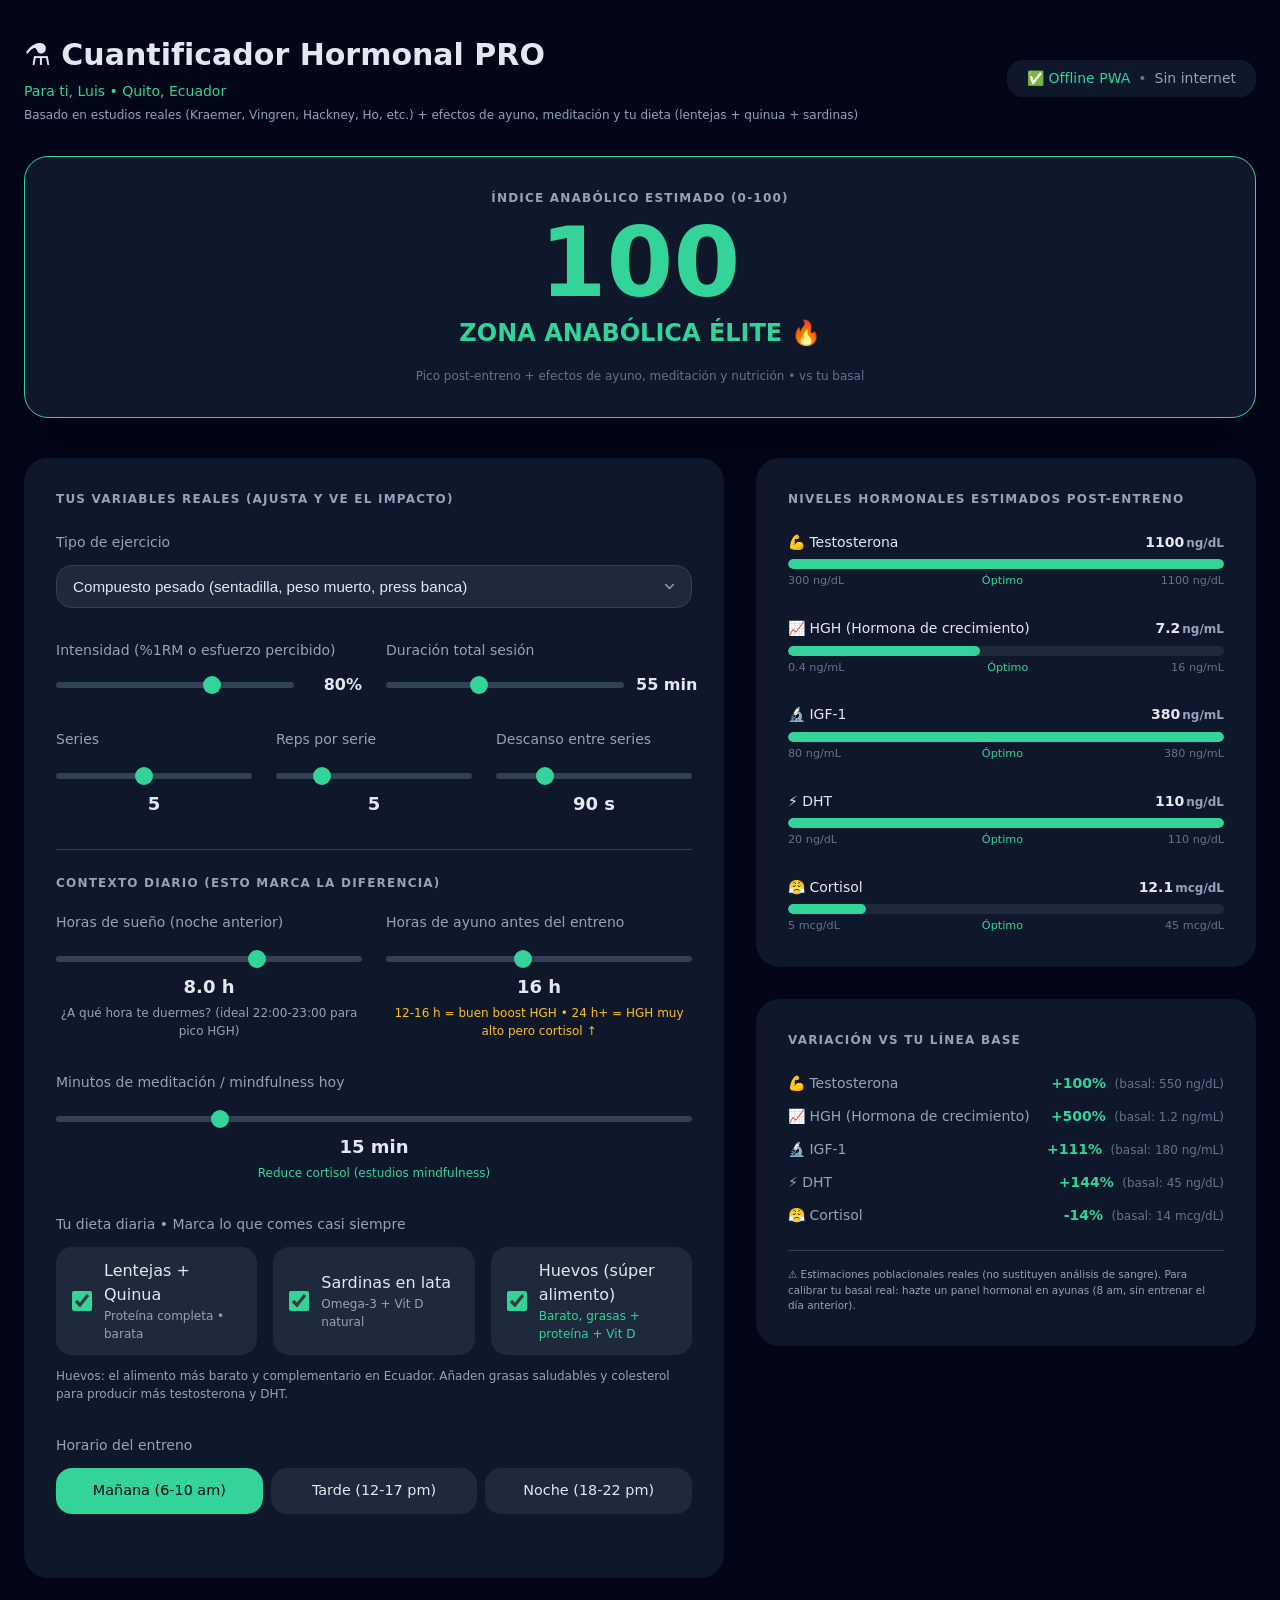
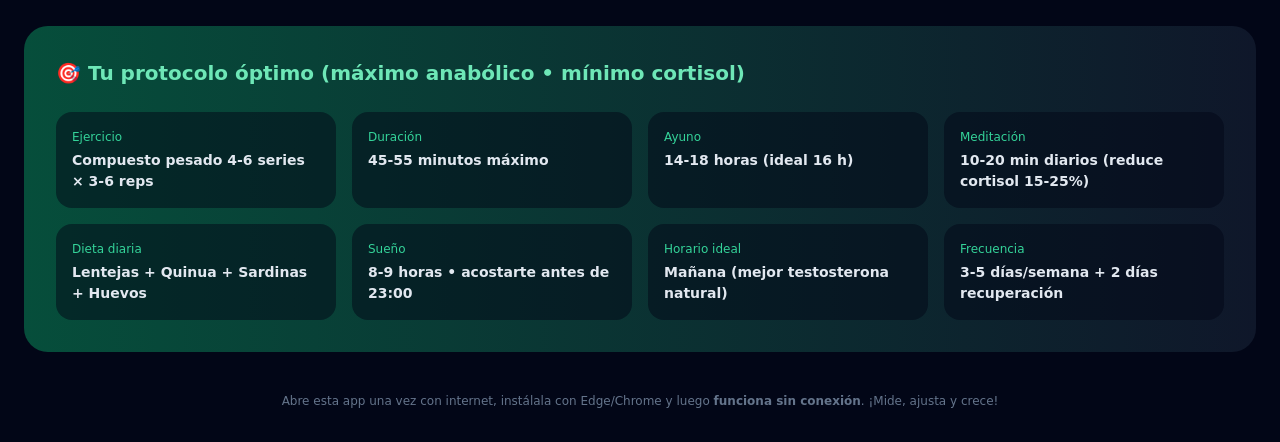
<file: hormonas/index.html>
<!DOCTYPE html>
<html lang="es">
<head>
  <meta charset="UTF-8">
  <meta name="viewport" content="width=device-width, initial-scale=1.0">
  <title>⚗️ Cuantificador Hormonal PRO • Luis</title>
  <meta name="description" content="Estima tus niveles hormonales post-entrenamiento en tiempo real. Funciona sin internet.">
  <meta name="theme-color" content="#020617">
  <link rel="manifest" href="./manifest.webmanifest">
  <link rel="apple-touch-icon" href="./icons/icon-192.png">
  <link rel="stylesheet" href="./styles.css">
  <style>
    /* Bar transition helper */
    .bar { transition: width 0.6s cubic-bezier(0.34, 1.56, 0.64, 1); }
  </style>
</head>
<body>
  <div class="container">

    <!-- ── Header ───────────────────────────── -->
    <div class="header">
      <div>
        <h1>⚗️ Cuantificador Hormonal PRO</h1>
        <p class="subtitle">Para ti, Luis • Quito, Ecuador</p>
        <p class="desc">Basado en estudios reales (Kraemer, Vingren, Hackney, Ho, etc.) + efectos de ayuno, meditación y tu dieta (lentejas + quinua + sardinas)</p>
      </div>
      <div class="badge">
        <span style="color:var(--emerald-400)">✅ Offline PWA</span>
        <span class="dot">•</span>
        <span class="ver">Sin internet</span>
      </div>
    </div>

    <!-- ── Score Anabólico Central ──────────── -->
    <div id="scoreCard" class="score-card">
      <div class="score-title">ÍNDICE ANABÓLICO ESTIMADO (0-100)</div>
      <div id="anabolicScore" class="score-number">82</div>
      <div id="scoreLabel" class="score-label">ZONA ANABÓLICA FUERTE ✅</div>
      <div class="score-note">Pico post-entreno + efectos de ayuno, meditación y nutrición • vs tu basal</div>
    </div>

    <!-- ── Main Grid ─────────────────────────── -->
    <div class="main-grid">

      <!-- PANEL IZQUIERDO: INPUTS -->
      <div class="panel">
        <div class="section-title">Tus variables reales (ajusta y ve el impacto)</div>

        <!-- Tipo de ejercicio -->
        <div class="form-group">
          <label class="form-label" for="exerciseType">Tipo de ejercicio</label>
          <select id="exerciseType">
            <option value="compound_heavy">Compuesto pesado (sentadilla, peso muerto, press banca)</option>
            <option value="compound_moderate">Compuesto moderado</option>
            <option value="isolation">Aislamiento (curls, extensiones)</option>
            <option value="hiit">HIIT / Sprints</option>
            <option value="cardio">Cardio continuo</option>
          </select>
        </div>

        <div class="form-row-2">
          <div class="form-group">
            <label class="form-label" for="intensity">Intensidad (%1RM o esfuerzo percibido)</label>
            <div class="range-wrapper">
              <input type="range" id="intensity" min="40" max="100" value="80" step="5">
              <span id="intensityValue" class="range-val">80%</span>
            </div>
          </div>
          <div class="form-group">
            <label class="form-label" for="duration">Duración total sesión</label>
            <div class="range-wrapper">
              <input type="range" id="duration" min="15" max="120" value="55" step="5">
              <span id="durationValue" class="range-val">55 min</span>
            </div>
          </div>
        </div>

        <div class="form-row-3">
          <div class="form-group">
            <label class="form-label" for="sets">Series</label>
            <input type="range" id="sets" min="1" max="10" value="5" step="1">
            <span id="setsValue" class="range-val-center">5</span>
          </div>
          <div class="form-group">
            <label class="form-label" for="reps">Reps por serie</label>
            <input type="range" id="reps" min="1" max="20" value="5" step="1">
            <span id="repsValue" class="range-val-center">5</span>
          </div>
          <div class="form-group">
            <label class="form-label" for="rest">Descanso entre series</label>
            <input type="range" id="rest" min="30" max="300" value="90" step="15">
            <span id="restValue" class="range-val-center">90 s</span>
          </div>
        </div>

        <!-- Contexto avanzado -->
        <div class="divider-section">
          <div class="divider-title">Contexto diario (esto marca la diferencia)</div>

          <div class="form-row-2">
            <div class="form-group">
              <label class="form-label" for="sleep">Horas de sueño (noche anterior)</label>
              <input type="range" id="sleep" min="4" max="10" value="8" step="0.5">
              <span id="sleepValue" class="range-val-center">8.0 h</span>
              <p class="form-hint">¿A qué hora te duermes? (ideal 22:00-23:00 para pico HGH)</p>
            </div>
            <div class="form-group">
              <label class="form-label" for="fasting">Horas de ayuno antes del entreno</label>
              <input type="range" id="fasting" min="0" max="36" value="16" step="2">
              <span id="fastingValue" class="range-val-center">16 h</span>
              <p class="form-hint amber">12-16 h = buen boost HGH • 24 h+ = HGH muy alto pero cortisol ↑</p>
            </div>
          </div>

          <div class="form-group">
            <label class="form-label" for="meditation">Minutos de meditación / mindfulness hoy</label>
            <input type="range" id="meditation" min="0" max="60" value="15" step="5">
            <span id="meditationValue" class="range-val-center">15 min</span>
            <p class="form-hint emerald">Reduce cortisol (estudios mindfulness)</p>
          </div>

          <!-- Nutrición -->
          <div class="form-group">
            <label class="form-label">Tu dieta diaria • Marca lo que comes casi siempre</label>
            <div class="checkbox-grid">
              <label class="checkbox-card">
                <input type="checkbox" id="lentilsQuinoa" checked>
                <div>
                  <span class="food-name">Lentejas + Quinua</span>
                  <span class="food-desc">Proteína completa • barata</span>
                </div>
              </label>
              <label class="checkbox-card">
                <input type="checkbox" id="sardines" checked>
                <div>
                  <span class="food-name">Sardinas en lata</span>
                  <span class="food-desc">Omega-3 + Vit D natural</span>
                </div>
              </label>
              <label class="checkbox-card">
                <input type="checkbox" id="eggs" checked>
                <div>
                  <span class="food-name">Huevos (súper alimento)</span>
                  <span class="food-desc emerald">Barato, grasas + proteína + Vit D</span>
                </div>
              </label>
            </div>
            <p class="checkbox-note">Huevos: el alimento más barato y complementario en Ecuador. Añaden grasas saludables y colesterol para producir más testosterona y DHT.</p>
          </div>

          <!-- Horario -->
          <div class="form-group">
            <label class="form-label">Horario del entreno</label>
            <div class="time-group">
              <button data-time="morning" class="time-btn" data-active="true">Mañana (6-10 am)</button>
              <button data-time="afternoon" class="time-btn">Tarde (12-17 pm)</button>
              <button data-time="evening" class="time-btn">Noche (18-22 pm)</button>
            </div>
          </div>
        </div>
      </div>

      <!-- PANEL DERECHO: RESULTADOS -->
      <div class="panel-right">
        <div class="panel">
          <div class="section-title">Niveles hormonales estimados POST-entreno</div>
          <div id="resultsContainer" class="results-stack"></div>
        </div>

        <div class="panel">
          <div class="section-title">Variación vs tu línea base</div>
          <div id="comparison" class="comparison-stack"></div>
          <div class="comparison-note">
            ⚠️ Estimaciones poblacionales reales (no sustituyen análisis de sangre).
            Para calibrar tu basal real: hazte un panel hormonal en ayunas (8 am, sin entrenar el día anterior).
          </div>
        </div>
      </div>
    </div>

    <!-- ── Protocolo Óptimo ───────────────── -->
    <div class="protocol">
      <div class="protocol-title">🎯 Tu protocolo óptimo (máximo anabólico • mínimo cortisol)</div>
      <div class="protocol-grid">
        <div class="protocol-card"><div class="p-label">Ejercicio</div><div class="p-value">Compuesto pesado 4-6 series × 3-6 reps</div></div>
        <div class="protocol-card"><div class="p-label">Duración</div><div class="p-value">45-55 minutos máximo</div></div>
        <div class="protocol-card"><div class="p-label">Ayuno</div><div class="p-value">14-18 horas (ideal 16 h)</div></div>
        <div class="protocol-card"><div class="p-label">Meditación</div><div class="p-value">10-20 min diarios (reduce cortisol 15-25%)</div></div>
        <div class="protocol-card"><div class="p-label">Dieta diaria</div><div class="p-value">Lentejas + Quinua + Sardinas + Huevos</div></div>
        <div class="protocol-card"><div class="p-label">Sueño</div><div class="p-value">8-9 horas • acostarte antes de 23:00</div></div>
        <div class="protocol-card"><div class="p-label">Horario ideal</div><div class="p-value">Mañana (mejor testosterona natural)</div></div>
        <div class="protocol-card"><div class="p-label">Frecuencia</div><div class="p-value">3-5 días/semana + 2 días recuperación</div></div>
      </div>
    </div>

    <div class="footer-note">
      Abre esta app una vez con internet, instálala con Edge/Chrome y luego
      <strong>funciona sin conexión</strong>. ¡Mide, ajusta y crece!
    </div>
  </div>

  <script>
    // ── Baseline (hombre sano 20-35 años) ────────────────────────────
    const BASELINE = {
      testosterone: 550,
      hgh:          1.2,
      igf1:         180,
      dht:          45,
      cortisol:     14
    };

    // ── Rangos de referencia ──────────────────────────────────────────
    const RANGES = {
      testosterone: { min: 300,  low: 400,  ok: 600,  high: 900,  max: 1100, unit: 'ng/dL' },
      hgh:          { min: 0.4,  low: 1,    ok: 3,    high: 8,    max: 16,   unit: 'ng/mL' },
      igf1:         { min: 80,   low: 120,  ok: 200,  high: 280,  max: 380,  unit: 'ng/mL' },
      dht:          { min: 20,   low: 30,   ok: 55,   high: 85,   max: 110,  unit: 'ng/dL' },
      cortisol:     { min: 5,    low: 8,    ok: 18,   high: 28,   max: 45,   unit: 'mcg/dL' }
    };

    function clamp(val, min, max) { return Math.min(Math.max(val, min), max); }

    // ── Cálculo hormonal ──────────────────────────────────────────────
    function calcHormones(form) {
      let tMult    = 1;
      let hghMult  = 1;
      let igf1Mult = 1;
      let cortMult = 1;

      // === TESTOSTERONA ===
      if      (form.exerciseType === 'compound_heavy')    tMult += 0.28;
      else if (form.exerciseType === 'compound_moderate') tMult += 0.18;
      else if (form.exerciseType === 'isolation')         tMult += 0.08;
      else if (form.exerciseType === 'hiit')              tMult += 0.15;
      else if (form.exerciseType === 'cardio')            tMult += 0.04;

      if      (form.intensity >= 85) tMult += 0.22;
      else if (form.intensity >= 70) tMult += 0.14;
      else if (form.intensity >= 55) tMult += 0.08;

      if      (form.rest <= 90)  tMult += 0.12;
      else if (form.rest <= 150) tMult += 0.06;

      const volume = form.sets * form.reps;
      if      (volume >= 25 && volume <= 50) tMult += 0.10;
      else if (volume > 50)                  tMult += 0.05;

      if (form.timeOfDay === 'morning') tMult += 0.15;

      // Nutrición
      let nutriMult = 1;
      if (form.lentilsQuinoa) nutriMult += 0.15;
      if (form.sardines)      nutriMult += 0.12;
      if (form.eggs)          nutriMult += 0.18;
      tMult *= nutriMult;

      // === HGH ===
      if      (form.exerciseType === 'hiit')              hghMult += 1.9;
      else if (form.exerciseType === 'compound_heavy')    hghMult += 1.1;
      else if (form.exerciseType === 'compound_moderate') hghMult += 0.8;
      else if (form.exerciseType === 'cardio')            hghMult += 0.6;

      if      (form.intensity >= 85) hghMult += 0.9;
      else if (form.intensity >= 70) hghMult += 0.6;

      if (form.fasting >= 12) hghMult += 0.9;
      if (form.fasting >= 16) hghMult += 1.1;
      if (form.fasting >= 24) hghMult += 1.4;
      if (form.fasting >= 30) hghMult += 1.0;   // acumulativo: 24 h ya sumó 1.4; 30 h+ añade 1.0 más

      if      (form.sleep >= 8)  hghMult += 1.3;
      else if (form.sleep >= 7)  hghMult += 0.8;
      else if (form.sleep < 6)   hghMult -= 0.6;

      // === IGF-1 ===
      if (form.exerciseType.includes('compound')) igf1Mult += 0.25;
      if (form.intensity >= 75)                   igf1Mult += 0.18;
      if (form.sleep >= 7.5)                      igf1Mult += 0.15;
      igf1Mult *= nutriMult;

      // === DHT (derivado de T) ===
      const dhtMult = tMult * 0.94 + 0.06;

      // === CORTISOL ===
      if (form.duration > 60)  cortMult += 0.35 * ((form.duration - 60) / 30);
      if (form.duration > 90)  cortMult += 0.4;
      if (form.intensity >= 90) cortMult += 0.28;

      if (form.fasting >= 18) cortMult += 0.25 * ((form.fasting - 18) / 12);
      if (form.fasting > 24)  cortMult += 0.35;

      if      (form.sleep < 6) cortMult += 0.45;
      else if (form.sleep < 7) cortMult += 0.25;

      // Meditación reduce cortisol
      const medReduction = Math.min(0.35, form.meditation / 20 * 0.18);
      cortMult = Math.max(0.5, cortMult - medReduction);

      // ── Valores finales ─────────────────────────────
      const testosterone = clamp(Math.round(BASELINE.testosterone * tMult),    RANGES.testosterone.min, RANGES.testosterone.max);
      const hgh          = clamp(parseFloat((BASELINE.hgh  * hghMult).toFixed(1)),  RANGES.hgh.min,  RANGES.hgh.max);
      const igf1         = clamp(Math.round(BASELINE.igf1  * igf1Mult),  RANGES.igf1.min,  RANGES.igf1.max);
      const dht          = clamp(Math.round(BASELINE.dht   * dhtMult),   RANGES.dht.min,   RANGES.dht.max);
      const cortisol     = clamp(parseFloat((BASELINE.cortisol * cortMult).toFixed(1)), RANGES.cortisol.min, RANGES.cortisol.max);

      // ── Índice anabólico (0-100) ─────────────────────
      const tNorm     = (testosterone - RANGES.testosterone.min) / (RANGES.testosterone.max - RANGES.testosterone.min);
      const hghNorm   = (hgh          - RANGES.hgh.min)          / (RANGES.hgh.max          - RANGES.hgh.min);
      const igf1Norm  = (igf1         - RANGES.igf1.min)         / (RANGES.igf1.max         - RANGES.igf1.min);
      const dhtNorm   = (dht          - RANGES.dht.min)          / (RANGES.dht.max          - RANGES.dht.min);
      const cortNorm  = 1 - (cortisol - RANGES.cortisol.min)     / (RANGES.cortisol.max     - RANGES.cortisol.min);

      const anabolicScore = Math.round(clamp(
        (tNorm * 30 + hghNorm * 25 + igf1Norm * 20 + dhtNorm * 10 + cortNorm * 15) * 100,
        0, 100
      ));

      return { testosterone, hgh, igf1, dht, cortisol, anabolicScore };
    }

    // ── Helpers ───────────────────────────────────────────────────────
    function getScoreLabel(score) {
      if (score >= 85) return { text: 'ZONA ANABÓLICA ÉLITE 🔥',       color: 'emerald' };
      if (score >= 70) return { text: 'ZONA ANABÓLICA FUERTE ✅',       color: 'emerald' };
      if (score >= 55) return { text: 'ZONA ANABÓLICA MODERADA 📈',     color: 'amber'   };
      if (score >= 40) return { text: 'ZONA BASAL / MANTENIMIENTO ⚖️', color: 'amber'   };
      return               { text: 'ZONA CATABÓLICA ⚠️',               color: 'red'     };
    }

    function getHormoneLevel(key, value) {
      const r = RANGES[key];
      if (key === 'cortisol') {
        if (value <= r.ok)   return { color: 'emerald', label: 'Óptimo' };
        if (value <= r.high) return { color: 'amber',   label: 'Elevado' };
        return                      { color: 'red',     label: 'Alto' };
      }
      if (value >= r.ok)   return { color: 'emerald', label: 'Óptimo' };
      if (value >= r.low)  return { color: 'amber',   label: 'Normal'  };
      return                      { color: 'red',     label: 'Bajo'    };
    }

    function getBarWidth(key, value) {
      const r = RANGES[key];
      return Math.round(clamp((value - r.min) / (r.max - r.min) * 100, 4, 100));
    }

    const HORMONE_LABELS = {
      testosterone: { name: 'Testosterona',               emoji: '💪' },
      hgh:          { name: 'HGH (Hormona de crecimiento)', emoji: '📈' },
      igf1:         { name: 'IGF-1',                       emoji: '🔬' },
      dht:          { name: 'DHT',                         emoji: '⚡' },
      cortisol:     { name: 'Cortisol',                    emoji: '😤' }
    };

    // ── Render ────────────────────────────────────────────────────────
    function renderResults(results) {
      const container  = document.getElementById('resultsContainer');
      const comparison = document.getElementById('comparison');
      const hormones   = ['testosterone', 'hgh', 'igf1', 'dht', 'cortisol'];

      // Hormone bars
      container.innerHTML = hormones.map(key => {
        const val   = results[key];
        const level = getHormoneLevel(key, val);
        const bw    = getBarWidth(key, val);
        const lbl   = HORMONE_LABELS[key];
        const unit  = RANGES[key].unit;
        const fmt   = Number.isInteger(val) ? val : val.toFixed(1);

        return `
          <div class="result-row">
            <div class="result-header">
              <span class="result-name">${lbl.emoji} ${lbl.name}</span>
              <span class="result-val">${fmt}<span class="result-unit">${unit}</span></span>
            </div>
            <div class="bar-track">
              <div class="bar ${level.color}" style="width:${bw}%"></div>
            </div>
            <div class="bar-footer">
              <span class="range-label">${RANGES[key].min} ${unit}</span>
              <span class="level-label ${level.color}">${level.label}</span>
              <span class="range-label">${RANGES[key].max} ${unit}</span>
            </div>
          </div>`;
      }).join('');

      // Comparison vs baseline
      comparison.innerHTML = hormones.map(key => {
        const val  = results[key];
        const base = BASELINE[key];
        const diff = (val - base) / base * 100;
        const isPositive = key === 'cortisol' ? diff < 0 : diff > 0;
        const sign = diff > 0 ? '+' : '';
        const unit = RANGES[key].unit;
        const lbl  = HORMONE_LABELS[key];
        const baseFmt = Number.isInteger(base) ? base : base.toFixed(1);

        return `
          <div class="comparison-row">
            <span class="comparison-name">${lbl.emoji} ${lbl.name}</span>
            <span>
              <span class="comparison-val ${isPositive ? 'emerald' : 'red'}">${sign}${diff.toFixed(0)}%</span>
              <span class="comparison-base">(basal: ${baseFmt} ${unit})</span>
            </span>
          </div>`;
      }).join('');

      // Update score card
      const score      = results.anabolicScore;
      const scoreLabel = getScoreLabel(score);
      const colorVar   = scoreLabel.color === 'emerald' ? 'var(--emerald-400)'
                       : scoreLabel.color === 'amber'   ? 'var(--amber-400)'
                       :                                  'var(--red-400)';

      document.getElementById('anabolicScore').textContent   = score;
      document.getElementById('scoreLabel').textContent      = scoreLabel.text;
      document.getElementById('anabolicScore').style.color   = colorVar;
      document.getElementById('scoreLabel').style.color      = colorVar;
      document.getElementById('scoreCard').style.borderColor = colorVar;
    }

    // ── Read form values ──────────────────────────────────────────────
    function getForm() {
      return {
        exerciseType: document.getElementById('exerciseType').value,
        intensity:    +document.getElementById('intensity').value,
        duration:     +document.getElementById('duration').value,
        sets:         +document.getElementById('sets').value,
        reps:         +document.getElementById('reps').value,
        rest:         +document.getElementById('rest').value,
        sleep:        +document.getElementById('sleep').value,
        fasting:      +document.getElementById('fasting').value,
        meditation:   +document.getElementById('meditation').value,
        lentilsQuinoa: document.getElementById('lentilsQuinoa').checked,
        sardines:      document.getElementById('sardines').checked,
        eggs:          document.getElementById('eggs').checked,
        timeOfDay: (document.querySelector('.time-btn[data-active="true"]') || {}).dataset.time || 'morning'
      };
    }

    function update() { renderResults(calcHormones(getForm())); }

    // ── Event listeners ───────────────────────────────────────────────
    document.querySelectorAll('input[type=range]').forEach(input => {
      input.addEventListener('input', () => {
        const el  = document.getElementById(input.id + 'Value');
        if (!el) return;
        const v = +input.value;
        if      (input.id === 'intensity')  el.textContent = v + '%';
        else if (input.id === 'duration')   el.textContent = v + ' min';
        else if (input.id === 'rest')       el.textContent = v + ' s';
        else if (input.id === 'sleep')      el.textContent = v.toFixed(1) + ' h';
        else                                el.textContent = v;
        update();
      });
    });

    document.getElementById('exerciseType').addEventListener('change', update);
    document.querySelectorAll('input[type=checkbox]').forEach(cb => cb.addEventListener('change', update));

    document.querySelectorAll('.time-btn').forEach(btn => {
      btn.addEventListener('click', () => {
        document.querySelectorAll('.time-btn').forEach(b => delete b.dataset.active);
        btn.dataset.active = 'true';
        update();
      });
    });

    // Initial render
    update();

    // ── Service Worker ────────────────────────────────────────────────
    if ('serviceWorker' in navigator) {
      window.addEventListener('load', () => {
        navigator.serviceWorker.register('./service-worker.js')
          .then(reg => console.log('SW registrado:', reg.scope))
          .catch(err => console.warn('SW no registrado:', err));
      });
    }
  </script>
</body>
</html>
</file>
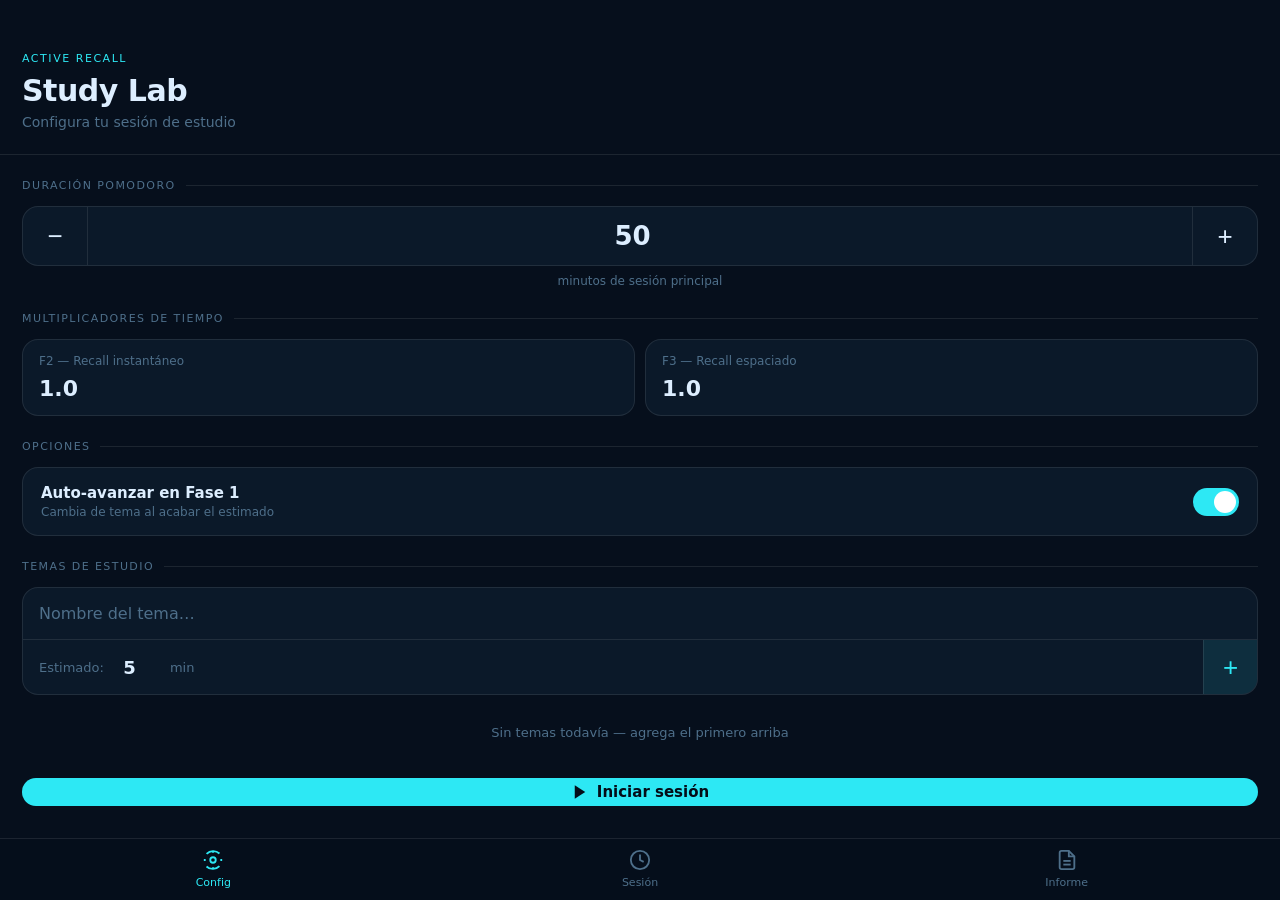
<file: studylab_v4-1.html>
<!doctype html>
<html lang="es">
<head>
<meta charset="utf-8"/>
<meta name="viewport" content="width=device-width,initial-scale=1,maximum-scale=1,user-scalable=no,viewport-fit=cover"/>
<meta name="mobile-web-app-capable" content="yes"/>
<meta name="apple-mobile-web-app-capable" content="yes"/>
<meta name="apple-mobile-web-app-status-bar-style" content="black-translucent"/>
<meta name="apple-mobile-web-app-title" content="Study Lab"/>
<meta name="theme-color" content="#060f1c"/>
<title>Study Lab</title>
<style>
/* ─── VARIABLES ─────────────────────── */
:root {
  --bg: #060f1c;
  --s1: #0b1929;
  --s2: #0f2035;
  --border: rgba(255,255,255,.09);
  --text: #ddeeff;
  --muted: #4e6f8a;
  --soft: #8aaec6;
  --cyan: #2de8f4;
  --blue: #3a8cff;
  --green: #1ecf74;
  --amber: #f5a623;
  --red: #ff3f60;
  --r: 16px;
  --nav-h: 62px;
  --safe: env(safe-area-inset-bottom, 0px);
}

/* ─── RESET ─────────────────────────── */
*, *::before, *::after { box-sizing: border-box; margin: 0; padding: 0; -webkit-tap-highlight-color: transparent; }
html { height: 100%; }
body {
  height: 100%; overflow: hidden;
  font-family: -apple-system, BlinkMacSystemFont, 'Segoe UI', system-ui, sans-serif;
  font-size: 16px; background: var(--bg); color: var(--text);
  -webkit-font-smoothing: antialiased;
}

/* ─── APP SHELL ─────────────────────── */
#app { height: 100%; display: flex; flex-direction: column; }

/* ─── SCREENS ───────────────────────── */
.screen {
  flex: 1; overflow-y: auto; overflow-x: hidden;
  padding-bottom: calc(var(--nav-h) + var(--safe) + 16px);
  display: none; flex-direction: column;
  -webkit-overflow-scrolling: touch;
}
.screen.active { display: flex; }
.screen::-webkit-scrollbar { display: none; }

/* ─── BOTTOM NAV ────────────────────── */
#nav {
  position: fixed; bottom: 0; left: 0; right: 0; z-index: 90;
  height: calc(var(--nav-h) + var(--safe));
  padding-bottom: var(--safe);
  background: rgba(6,15,28,.97);
  border-top: 1px solid var(--border);
  display: flex; align-items: stretch;
  backdrop-filter: blur(20px);
}
.nb {
  flex: 1; display: flex; flex-direction: column; align-items: center;
  justify-content: center; gap: 5px; border: 0; background: transparent;
  color: var(--muted); font-size: 11px; font-family: inherit;
  cursor: pointer; transition: color .2s; position: relative;
  padding-bottom: 2px;
}
.nb.on { color: var(--cyan); }
.nb svg { width: 22px; height: 22px; }
.nb-dot {
  position: absolute; top: 10px; right: calc(50% - 18px);
  width: 7px; height: 7px; border-radius: 50%;
  background: var(--red); display: none;
}
.nb-dot.on { display: block; }

/* ─── SHARED COMPONENTS ─────────────── */
.page-hero {
  padding: 52px 22px 24px;
  border-bottom: 1px solid var(--border);
}
.eyebrow { font-size: 11px; letter-spacing: .14em; text-transform: uppercase; color: var(--cyan); margin-bottom: 8px; }
.page-title { font-size: 30px; font-weight: 700; letter-spacing: -.5px; }
.page-sub { font-size: 14px; color: var(--muted); margin-top: 6px; }

.section { padding: 24px 22px 0; }
.section-label {
  font-size: 11px; letter-spacing: .13em; text-transform: uppercase;
  color: var(--muted); margin-bottom: 14px;
  display: flex; align-items: center; gap: 10px;
}
.section-label::after { content: ''; flex: 1; height: 1px; background: var(--border); }

.card {
  background: var(--s1); border: 1px solid var(--border);
  border-radius: var(--r);
}

/* ─── BUTTONS ───────────────────────── */
.btn {
  display: flex; align-items: center; justify-content: center; gap: 8px;
  border: 0; border-radius: var(--r); font-family: inherit;
  font-weight: 600; cursor: pointer; transition: opacity .15s, transform .12s;
  white-space: nowrap;
}
.btn:active { transform: scale(.95); opacity: .85; }
.btn-primary { background: var(--cyan); color: #040c18; }
.btn-ghost { background: var(--s1); color: var(--text); border: 1px solid var(--border); }
.btn-green { background: var(--green); color: #030e09; }
.btn-amber { background: var(--amber); color: #060f1c; }
.btn-red-soft { background: rgba(255,63,96,.12); color: var(--red); border: 1px solid rgba(255,63,96,.2); }

/* ─── TOGGLE ────────────────────────── */
.toggle { position: relative; width: 46px; height: 28px; flex-shrink: 0; }
.toggle input { opacity: 0; width: 0; height: 0; }
.toggle-track {
  position: absolute; inset: 0; background: rgba(255,255,255,.1);
  border-radius: 14px; cursor: pointer; transition: background .2s;
}
.toggle-track::after {
  content: ''; position: absolute; width: 22px; height: 22px;
  background: #fff; border-radius: 50%; top: 3px; left: 3px;
  transition: transform .22s;
}
.toggle input:checked + .toggle-track { background: var(--cyan); }
.toggle input:checked + .toggle-track::after { transform: translateX(18px); }

/* ─── STEPPER (Pomodoro) ─────────────── */
.stepper {
  display: flex; align-items: stretch;
  background: var(--s1); border: 1px solid var(--border);
  border-radius: var(--r); overflow: hidden; height: 60px;
}
.stepper-btn {
  width: 64px; flex-shrink: 0; border: 0; background: transparent;
  color: var(--text); font-size: 26px; cursor: pointer;
  display: flex; align-items: center; justify-content: center;
  transition: background .15s;
}
.stepper-btn:active { background: rgba(46,232,244,.1); }
.stepper-val {
  flex: 1; text-align: center; font-size: 26px; font-weight: 700;
  background: transparent; color: var(--text); border: 0;
  border-left: 1px solid var(--border); border-right: 1px solid var(--border);
  font-family: inherit; outline: none; min-width: 0;
}

/* ─── MULT GRID ─────────────────────── */
.mult-grid { display: grid; grid-template-columns: 1fr 1fr; gap: 10px; }
.mult-card {
  background: var(--s1); border: 1px solid var(--border);
  border-radius: var(--r); padding: 14px 16px;
}
.mult-label { font-size: 12px; color: var(--muted); margin-bottom: 8px; display: block; }
.mult-input {
  width: 100%; background: transparent; border: 0;
  color: var(--text); font-size: 22px; font-weight: 700;
  font-family: inherit; outline: none;
}

/* ─── TOPIC FORM ─────────────────────── */
.topic-form {
  background: var(--s1); border: 1px solid var(--border);
  border-radius: var(--r); overflow: hidden; margin-bottom: 12px;
}
.topic-name-input {
  width: 100%; background: transparent; border: 0;
  border-bottom: 1px solid var(--border);
  color: var(--text); font-size: 16px; font-family: inherit;
  padding: 16px; outline: none;
}
.topic-name-input::placeholder { color: var(--muted); }
.topic-bottom-row {
  display: flex; align-items: center; height: 54px;
}
.topic-est-wrap {
  flex: 1; display: flex; align-items: center; gap: 8px;
  padding: 0 16px;
}
.topic-est-label { font-size: 13px; color: var(--muted); white-space: nowrap; }
.topic-est-input {
  width: 50px; background: transparent; border: 0;
  color: var(--text); font-size: 18px; font-weight: 700;
  font-family: inherit; outline: none; text-align: center;
}
.topic-est-unit { font-size: 13px; color: var(--muted); }
.topic-add-btn {
  width: 54px; height: 54px; flex-shrink: 0;
  border: 0; border-left: 1px solid var(--border);
  background: rgba(45,232,244,.1); color: var(--cyan);
  font-size: 26px; cursor: pointer; transition: background .15s;
  display: flex; align-items: center; justify-content: center;
}
.topic-add-btn:active { background: rgba(45,232,244,.2); }

/* ─── TOPIC LIST ─────────────────────── */
.topic-item {
  display: flex; align-items: center; gap: 12px;
  background: var(--s1); border: 1px solid var(--border);
  border-radius: 12px; padding: 14px 16px; margin-bottom: 8px;
}
.topic-bullet { width: 8px; height: 8px; border-radius: 50%; background: var(--cyan); flex-shrink: 0; }
.topic-info { flex: 1; min-width: 0; }
.topic-info-name { font-size: 15px; font-weight: 600; white-space: nowrap; overflow: hidden; text-overflow: ellipsis; }
.topic-info-est { font-size: 12px; color: var(--muted); margin-top: 3px; }
.topic-del {
  width: 34px; height: 34px; flex-shrink: 0;
  border: 0; border-radius: 8px;
  background: rgba(255,63,96,.1); color: var(--red);
  font-size: 16px; cursor: pointer;
  display: flex; align-items: center; justify-content: center;
  transition: background .15s;
}
.topic-del:active { background: rgba(255,63,96,.25); }

/* ─── START BUTTON ───────────────────── */
.start-btn {
  margin: 20px 22px 0;
  height: 58px; border-radius: var(--r);
  font-size: 17px; font-weight: 700;
}

/* ─── SESSION SCREEN ─────────────────── */
.sess-top {
  padding: 20px 22px 0;
  display: flex; align-items: center; justify-content: space-between; gap: 10px;
}
.phase-pill {
  display: flex; align-items: center; gap: 8px;
  padding: 8px 14px; border-radius: 20px;
  background: rgba(45,232,244,.07); border: 1px solid rgba(45,232,244,.18);
  font-size: 12px; font-weight: 600; color: var(--cyan);
}
.phase-dot { width: 6px; height: 6px; border-radius: 50%; background: var(--cyan); animation: blink 1.8s infinite; }
@keyframes blink { 0%,100% { opacity: 1; } 50% { opacity: .2; } }
.pom-badge { font-size: 13px; color: var(--soft); }
.pom-badge b { color: var(--text); font-weight: 700; }

/* Ring timer */
.ring-wrap {
  width: 210px; height: 210px; margin: 22px auto 0;
  position: relative; flex-shrink: 0;
}
.ring-wrap svg { display: block; transform: rotate(-90deg); }
.r-bg { fill: none; stroke: rgba(255,255,255,.06); stroke-width: 6; }
.r-arc { fill: none; stroke-width: 6; stroke-linecap: round; transition: stroke-dashoffset .5s linear, stroke .4s; }
.ring-inner {
  position: absolute; top: 50%; left: 50%;
  transform: translate(-50%, -50%);
  text-align: center; pointer-events: none;
}
.ring-time { font-size: 40px; font-weight: 700; letter-spacing: -2px; line-height: 1; }
.ring-sub { font-size: 11px; color: var(--muted); text-transform: uppercase; letter-spacing: .08em; margin-top: 5px; }

/* Current topic card */
.topic-card {
  margin: 18px 22px 0;
  background: var(--s1); border: 1px solid var(--border);
  border-radius: var(--r); padding: 18px;
}
.tc-num { font-size: 12px; color: var(--cyan); font-weight: 600; margin-bottom: 5px; }
.tc-name { font-size: 21px; font-weight: 700; line-height: 1.25; margin-bottom: 14px; }
.tc-meta { display: flex; gap: 18px; margin-bottom: 14px; }
.tc-meta-item { font-size: 13px; color: var(--muted); }
.tc-meta-item b { color: var(--text); font-weight: 600; }
.progress-bg { height: 5px; background: rgba(255,255,255,.07); border-radius: 3px; overflow: hidden; }
.progress-fg { height: 100%; border-radius: 3px; transition: width .5s, background .3s; }

/* F3 Part 1 */
.f3-card {
  margin: 18px 22px 0;
  background: var(--s1); border: 1px solid rgba(245,166,35,.2);
  border-radius: var(--r); padding: 22px 20px;
}
.f3-label { font-size: 11px; letter-spacing: .12em; text-transform: uppercase; color: var(--amber); margin-bottom: 10px; }
.f3-big { font-size: 68px; font-weight: 800; letter-spacing: -3px; line-height: 1; color: var(--amber); text-align: center; }
.f3-suggestion {
  margin: 14px 0 0; padding: 12px 14px;
  background: rgba(245,166,35,.07); border-radius: 10px;
  font-size: 13px; color: var(--amber); line-height: 1.5;
}

/* Action rows */
.act-row { display: flex; gap: 10px; margin: 14px 22px 0; }
.act { height: 52px; border-radius: var(--r); font-size: 15px; font-weight: 600; font-family: inherit; }

/* ─── SHEETS ─────────────────────────── */
.overlay {
  position: fixed; inset: 0; z-index: 200;
  display: none; align-items: flex-end; justify-content: center;
  background: rgba(0,0,0,.72); backdrop-filter: blur(8px);
}
.overlay.on { display: flex; }
.sheet {
  width: 100%; max-width: 520px;
  background: #0d1e33; border: 1px solid var(--border);
  border-radius: 22px 22px 0 0;
  padding: 16px 22px calc(var(--safe) + 24px);
  max-height: 88vh; overflow-y: auto;
  animation: slideUp .22s ease;
}
@keyframes slideUp { from { transform: translateY(100%); } to { transform: translateY(0); } }
.sheet-handle { width: 36px; height: 4px; background: rgba(255,255,255,.15); border-radius: 2px; margin: 0 auto 18px; }
.sheet-title { font-size: 19px; font-weight: 700; margin-bottom: 4px; }
.sheet-sub { font-size: 14px; color: var(--muted); margin-bottom: 20px; line-height: 1.5; }

/* Score grid */
.score-grid { display: grid; grid-template-columns: 1fr 1fr; gap: 10px; }
.score-btn {
  padding: 18px 10px; border-radius: 13px; border: 0;
  font-family: inherit; font-size: 20px; font-weight: 700;
  cursor: pointer; display: flex; flex-direction: column; align-items: center; gap: 5px;
  transition: transform .12s;
}
.score-btn:active { transform: scale(.93); }
.score-btn small { font-size: 12px; font-weight: 400; opacity: .85; }
.s100 { background: linear-gradient(135deg, #1ecf74, #14a85a); color: #030e09; }
.s75  { background: linear-gradient(135deg, #3a8cff, #1a6ae0); color: #fff; }
.s50  { background: linear-gradient(135deg, #f5a623, #d48018); color: #060f1c; }
.s25  { background: rgba(255,63,96,.15); color: #ff8fa3; border: 1px solid rgba(255,63,96,.3); }
.s0   { background: linear-gradient(135deg, #ff3f60, #cc1a38); color: #fff; grid-column: span 2; }

/* Reason textarea */
.reason-ta {
  width: 100%; background: rgba(255,255,255,.04);
  border: 1px solid var(--border); border-radius: 12px;
  color: var(--text); font-family: inherit; font-size: 15px;
  padding: 14px; outline: none; resize: vertical; min-height: 90px;
  line-height: 1.5;
}
.reason-ta:focus { border-color: rgba(45,232,244,.4); }

/* Sheet buttons */
.sheet-actions { display: flex; flex-direction: column; gap: 8px; margin-top: 16px; }
.sheet-btn { height: 52px; border-radius: 13px; font-size: 15px; font-weight: 600; font-family: inherit; border: 0; cursor: pointer; transition: opacity .15s; }
.sheet-btn:active { opacity: .8; }
.sheet-btn-primary { background: var(--cyan); color: #040c18; }
.sheet-btn-ghost { background: rgba(255,255,255,.07); color: var(--text); border: 1px solid var(--border); }
.sheet-btn-green { background: var(--green); color: #030e09; }

/* ─── REPORT ─────────────────────────── */
.rep-hero { padding: 44px 22px 20px; border-bottom: 1px solid var(--border); }
.rep-title { font-size: 26px; font-weight: 700; margin-bottom: 14px; }
.rep-btns { display: flex; gap: 8px; }
.rbtn { padding: 10px 16px; border-radius: 10px; font-size: 13px; font-weight: 600; font-family: inherit; border: 0; cursor: pointer; transition: opacity .15s; }
.rbtn:active { opacity: .8; }
.rbtn-ghost { background: var(--s1); color: var(--text); border: 1px solid var(--border); }
.rbtn-cyan { background: var(--cyan); color: #040c18; }

.rep-body { padding: 18px 22px; display: flex; flex-direction: column; gap: 14px; }

.kpi-row { display: grid; grid-template-columns: repeat(4, 1fr); gap: 8px; }
.kpi { background: var(--s1); border: 1px solid var(--border); border-radius: 12px; padding: 12px 8px; text-align: center; }
.kpi-val { font-size: 22px; font-weight: 700; line-height: 1; }
.kpi-lbl { font-size: 10px; color: var(--muted); text-transform: uppercase; letter-spacing: .04em; margin-top: 4px; }

.rsec { background: var(--s1); border: 1px solid var(--border); border-radius: var(--r); overflow: hidden; }
.rsec-head { padding: 12px 16px; border-bottom: 1px solid var(--border); display: flex; align-items: center; gap: 8px; }
.rsec-icon { font-size: 16px; }
.rsec-title { font-size: 12px; font-weight: 700; text-transform: uppercase; letter-spacing: .07em; color: var(--soft); }

.rrow { display: flex; align-items: flex-start; justify-content: space-between; padding: 12px 16px; border-bottom: 1px solid rgba(255,255,255,.04); gap: 10px; }
.rrow:last-child { border-bottom: none; }
.rrow-lbl { font-size: 13px; color: var(--muted); flex: 1; }
.rrow-val { font-size: 13px; font-weight: 700; text-align: right; }

.topic-result { padding: 14px 16px; border-bottom: 1px solid rgba(255,255,255,.04); }
.topic-result:last-child { border-bottom: none; }
.tr-name { font-size: 15px; font-weight: 700; margin-bottom: 8px; }
.chips { display: flex; flex-wrap: wrap; gap: 6px; }
.chip { padding: 4px 10px; border-radius: 20px; font-size: 11px; font-weight: 700; }
.chip-gray { background: rgba(255,255,255,.07); color: var(--soft); }
.chip-green { background: rgba(30,207,116,.12); color: var(--green); border: 1px solid rgba(30,207,116,.25); }
.chip-blue { background: rgba(58,140,255,.12); color: var(--blue); border: 1px solid rgba(58,140,255,.25); }
.chip-amber { background: rgba(245,166,35,.12); color: var(--amber); border: 1px solid rgba(245,166,35,.25); }
.chip-red { background: rgba(255,63,96,.12); color: var(--red); border: 1px solid rgba(255,63,96,.25); }
.tr-reason { font-size: 12px; color: var(--muted); font-style: italic; margin-top: 6px; }

.pbar-row { display: flex; align-items: center; gap: 10px; padding: 11px 16px; border-bottom: 1px solid rgba(255,255,255,.04); }
.pbar-row:last-child { border-bottom: none; }
.pbar-label { font-size: 12px; color: var(--muted); width: 68px; flex-shrink: 0; }
.pbar-bg { flex: 1; height: 6px; background: rgba(255,255,255,.07); border-radius: 3px; overflow: hidden; }
.pbar-fill { height: 100%; border-radius: 3px; }
.pbar-pct { font-size: 12px; font-weight: 700; width: 38px; text-align: right; }

.rec-row { display: flex; gap: 10px; padding: 13px 16px; border-bottom: 1px solid rgba(255,255,255,.04); }
.rec-row:last-child { border-bottom: none; }
.rec-icon { font-size: 18px; flex-shrink: 0; }
.rec-text { font-size: 13px; line-height: 1.6; color: var(--soft); }
.rec-text strong { color: var(--cyan); }

.fail-row { padding: 13px 16px; border-bottom: 1px solid rgba(255,255,255,.04); }
.fail-row:last-child { border-bottom: none; }
.fail-name { font-size: 14px; font-weight: 700; color: var(--red); margin-bottom: 4px; }
.fail-reason { font-size: 12px; color: var(--muted); font-style: italic; }

/* ─── PRINT ─────────────────────────── */
@media print {
  #nav, .act-row, .sess-top, .rep-btns, .start-btn, .overlay { display: none !important; }
  html, body { overflow: visible !important; height: auto !important; background: #fff !important; color: #111 !important; }
  .screen { display: flex !important; padding: 0 !important; overflow: visible !important; }
  #sReport { display: flex !important; }
  #sConfig, #sSession { display: none !important; }
  .rsec, .kpi, .rrow, .topic-result, .rec-row, .fail-row, .pbar-row { background: #fff !important; border-color: #ddd !important; color: #111 !important; }
  .rsec-title { color: #444 !important; } .rrow-lbl { color: #666 !important; }
  .chip-green { background: #d1fae5 !important; color: #065f46 !important; }
  .chip-red { background: #fee2e2 !important; color: #991b1b !important; }
  .chip-amber { background: #fef3c7 !important; color: #92400e !important; }
  .chip-blue { background: #dbeafe !important; color: #1e40af !important; }
  .chip-gray { background: #f3f4f6 !important; color: #374151 !important; }
  .rec-text { color: #333 !important; } .rec-text strong { color: #0066aa !important; }
  .fail-name { color: #dc2626 !important; }
  .pbar-fill { -webkit-print-color-adjust: exact !important; print-color-adjust: exact !important; }
}
</style>
</head>
<body>
<div id="app">

<!-- ════════ CONFIG SCREEN ════════ -->
<div id="sConfig" class="screen active">

  <div class="page-hero">
    <div class="eyebrow">Active Recall</div>
    <div class="page-title">Study Lab</div>
    <div class="page-sub">Configura tu sesión de estudio</div>
  </div>

  <!-- Pomodoro -->
  <div class="section">
    <div class="section-label">Duración Pomodoro</div>
    <div class="stepper">
      <button class="stepper-btn" id="pomMinus" type="button">−</button>
      <input class="stepper-val" id="pomVal" type="number" value="50" min="1" inputmode="numeric"/>
      <button class="stepper-btn" id="pomPlus" type="button">+</button>
    </div>
    <p style="text-align:center;font-size:12px;color:var(--muted);margin-top:8px">minutos de sesión principal</p>
  </div>

  <!-- Multiplicadores -->
  <div class="section">
    <div class="section-label">Multiplicadores de tiempo</div>
    <div class="mult-grid">
      <div class="mult-card">
        <span class="mult-label">F2 — Recall instantáneo</span>
        <input class="mult-input" id="mF2" type="number" step="0.1" min="0.1" value="1.0" inputmode="decimal"/>
      </div>
      <div class="mult-card">
        <span class="mult-label">F3 — Recall espaciado</span>
        <input class="mult-input" id="mF3" type="number" step="0.1" min="0.1" value="1.0" inputmode="decimal"/>
      </div>
    </div>
  </div>

  <!-- Opciones -->
  <div class="section">
    <div class="section-label">Opciones</div>
    <div style="display:flex;align-items:center;justify-content:space-between;gap:16px;background:var(--s1);border:1px solid var(--border);border-radius:var(--r);padding:16px 18px;">
      <div>
        <div style="font-size:15px;font-weight:600;">Auto-avanzar en Fase 1</div>
        <div style="font-size:12px;color:var(--muted);margin-top:3px;">Cambia de tema al acabar el estimado</div>
      </div>
      <label class="toggle">
        <input type="checkbox" id="autoAdv" checked/>
        <span class="toggle-track"></span>
      </label>
    </div>
  </div>

  <!-- Temas -->
  <div class="section">
    <div class="section-label">Temas de estudio</div>

    <div class="topic-form">
      <input class="topic-name-input" id="tNameIn" type="text" placeholder="Nombre del tema…" autocomplete="off"/>
      <div class="topic-bottom-row">
        <div class="topic-est-wrap">
          <span class="topic-est-label">Estimado:</span>
          <input class="topic-est-input" id="tEstIn" type="number" min="1" value="5" inputmode="numeric"/>
          <span class="topic-est-unit">min</span>
        </div>
        <button class="topic-add-btn" id="addBtn" type="button">+</button>
      </div>
    </div>

    <div id="topicList">
      <div id="emptyMsg" style="text-align:center;padding:18px;font-size:13px;color:var(--muted);">Sin temas todavía — agrega el primero arriba</div>
    </div>
  </div>

  <button class="btn btn-primary start-btn act" id="startBtn" type="button">
    <svg width="18" height="18" viewBox="0 0 24 24" fill="currentColor"><polygon points="5 3 19 12 5 21 5 3"/></svg>
    Iniciar sesión
  </button>

  <div id="installArea" style="margin:12px 22px 0;"></div>
  <div style="height:8px;"></div>

</div><!-- /sConfig -->


<!-- ════════ SESSION SCREEN ════════ -->
<div id="sSession" class="screen">

  <div class="sess-top">
    <div class="phase-pill">
      <div class="phase-dot"></div>
      <span id="phaseLabel">Fase 1</span>
    </div>
    <div class="pom-badge">⏱ <b id="pomLeft">--:--</b></div>
  </div>

  <!-- Ring -->
  <div class="ring-wrap">
    <svg width="210" height="210" viewBox="0 0 210 210">
      <circle class="r-bg" cx="105" cy="105" r="92"/>
      <circle class="r-arc" id="rArc" cx="105" cy="105" r="92"
        stroke-dasharray="578.05" stroke-dashoffset="0" stroke="var(--cyan)"/>
    </svg>
    <div class="ring-inner">
      <div class="ring-time" id="rTime">0:00</div>
      <div class="ring-sub" id="rSub">restante</div>
    </div>
  </div>

  <!-- Topic card -->
  <div class="topic-card" id="topicCard">
    <div class="tc-num" id="tcNum">Tema 1 / 1</div>
    <div class="tc-name" id="tcName">—</div>
    <div class="tc-meta">
      <div class="tc-meta-item">Est: <b id="tcEst">—</b></div>
      <div class="tc-meta-item">Tiempo: <b id="tcEl">0:00</b></div>
    </div>
    <div class="progress-bg">
      <div class="progress-fg" id="tcBar" style="width:0%;background:var(--cyan);"></div>
    </div>
  </div>

  <!-- F3 Part 1 card -->
  <div class="f3-card" id="f3Card" style="display:none;">
    <div class="f3-label">Pausa productiva · Olvido activo</div>
    <div class="f3-big" id="f3Big">0:00</div>
    <div class="f3-suggestion" id="f3Sugg">—</div>

    <div class="act-row" style="margin:14px 0 0;">
      <button class="btn btn-amber act" id="f3StartBtn" style="flex:1;height:50px;" type="button">Iniciar pausa</button>
      <button class="btn btn-ghost act" id="f3PauseBtn" style="flex:1;height:50px;" type="button">Pausar</button>
    </div>

    <div style="margin-top:12px;">
      <select id="f3Mode" style="width:100%;background:var(--s2);color:var(--text);border:1px solid var(--border);border-radius:10px;padding:13px 14px;font-family:inherit;font-size:14px;outline:none;-webkit-appearance:none;">
        <option value="manual">Al terminar → esperar</option>
        <option value="auto">Al terminar → ir a Parte 2</option>
      </select>
    </div>

    <button class="btn btn-primary act" id="f3ContBtn" type="button"
      style="display:none;width:100%;height:50px;margin-top:12px;">
      Continuar → Parte 2
    </button>
  </div>

  <!-- Nav controls -->
  <div class="act-row" id="navRow">
    <button class="btn btn-ghost act" id="btnPrev" type="button" style="flex:.7;height:52px;">←</button>
    <button class="btn btn-primary act" id="btnNext" type="button" style="flex:2;height:52px;">Siguiente →</button>
  </div>
  <div class="act-row">
    <button class="btn btn-ghost act" id="btnForceF2" type="button" style="flex:1;height:46px;font-size:13px;">Forzar F2</button>
    <button class="btn btn-red-soft act" id="btnStop" type="button" style="flex:1;height:46px;font-size:13px;">Detener</button>
  </div>
  <div style="height:8px;"></div>

</div><!-- /sSession -->


<!-- ════════ REPORT SCREEN ════════ -->
<div id="sReport" class="screen">
  <div class="rep-hero">
    <div class="rep-title">Informe de sesión</div>
    <div class="rep-btns">
      <button class="rbtn rbtn-ghost" id="csvBtn" type="button">⬇ CSV</button>
      <button class="rbtn rbtn-cyan" id="pdfBtn" type="button">📄 PDF</button>
    </div>
  </div>
  <div class="rep-body" id="repBody">
    <div style="text-align:center;padding:40px 0;font-size:14px;color:var(--muted);">
      Completa al menos una fase para ver el informe.
    </div>
  </div>
</div><!-- /sReport -->

</div><!-- /app -->

<!-- ════════ NAV ════════ -->
<nav id="nav">
  <button class="nb on" data-screen="sConfig" type="button">
    <svg viewBox="0 0 24 24" fill="none" stroke="currentColor" stroke-width="2">
      <circle cx="12" cy="12" r="3"/>
      <path d="M19.07 4.93A10 10 0 0 0 5 5.35M4.93 19.07A10 10 0 0 0 19 18.65M12 2v2m0 18v-2M2 12H4m18 0h-2"/>
    </svg>
    Config
  </button>
  <button class="nb" data-screen="sSession" type="button">
    <div class="nb-dot" id="sPip"></div>
    <svg viewBox="0 0 24 24" fill="none" stroke="currentColor" stroke-width="2">
      <circle cx="12" cy="12" r="10"/>
      <polyline points="12 6 12 12 16 14"/>
    </svg>
    Sesión
  </button>
  <button class="nb" data-screen="sReport" type="button">
    <svg viewBox="0 0 24 24" fill="none" stroke="currentColor" stroke-width="2">
      <path d="M14 2H6a2 2 0 0 0-2 2v16a2 2 0 0 0 2 2h12a2 2 0 0 0 2-2V8z"/>
      <polyline points="14 2 14 8 20 8"/>
      <line x1="16" y1="13" x2="8" y2="13"/>
      <line x1="16" y1="17" x2="8" y2="17"/>
    </svg>
    Informe
  </button>
</nav>

<!-- ════════ OVERLAYS ════════ -->

<!-- Recall -->
<div class="overlay" id="ovRecall">
  <div class="sheet">
    <div class="sheet-handle"></div>
    <div class="sheet-title">¿Recuerdas?</div>
    <div class="sheet-sub" id="recallName">—</div>
    <div class="score-grid">
      <button class="score-btn s100" data-v="100" type="button">100%<small>Todo claro ✓</small></button>
      <button class="score-btn s75"  data-v="75"  type="button">75%<small>Casi todo ✓</small></button>
      <button class="score-btn s50"  data-v="50"  type="button">50%<small>La mitad</small></button>
      <button class="score-btn s25"  data-v="25"  type="button">25%<small>Poco ✗</small></button>
      <button class="score-btn s0"   data-v="0"   type="button">0%<small>Nada — no recordé</small></button>
    </div>
    <button class="btn btn-ghost" id="recallCancel" type="button"
      style="width:100%;height:48px;margin-top:12px;border-radius:12px;font-size:14px;font-weight:600;">Cancelar</button>
  </div>
</div>

<!-- Reason -->
<div class="overlay" id="ovReason">
  <div class="sheet">
    <div class="sheet-handle"></div>
    <div class="sheet-title">¿Por qué fallaste?</div>
    <div class="sheet-sub">Opcional — mejora tus recomendaciones</div>
    <textarea class="reason-ta" id="reasonTa" placeholder='Ej: "me distraje", "no repassé antes"...'></textarea>
    <div style="display:flex;gap:8px;margin-top:12px;">
      <button class="sheet-btn sheet-btn-ghost" id="reasonSkip" type="button" style="flex:1;">Omitir</button>
      <button class="sheet-btn sheet-btn-primary" id="reasonSave" type="button" style="flex:2;">Guardar</button>
    </div>
  </div>
</div>

<!-- F2 summary -->
<div class="overlay" id="ovF2">
  <div class="sheet">
    <div class="sheet-handle"></div>
    <div class="sheet-title">Resumen Fase 2</div>
    <div id="f2Body" style="font-size:14px;color:var(--muted);margin-bottom:14px;"></div>
    <div id="f2Fails" style="margin-bottom:16px;"></div>
    <div class="sheet-actions">
      <button class="sheet-btn sheet-btn-primary" id="f2ToF3" type="button">Continuar → Fase 3</button>
      <button class="sheet-btn sheet-btn-green" id="f2ReMem" type="button">Re-memorizar fallos</button>
      <button class="sheet-btn sheet-btn-ghost" id="f2Close" type="button">Cerrar</button>
    </div>
  </div>
</div>

<!-- Final -->
<div class="overlay" id="ovFinal">
  <div class="sheet">
    <div class="sheet-handle"></div>
    <div class="sheet-title">¡Sesión completada! 🎉</div>
    <div id="finalBody" style="font-size:14px;color:var(--muted);margin-bottom:14px;"></div>
    <div id="finalFails" style="margin-bottom:16px;"></div>
    <div class="sheet-actions">
      <button class="sheet-btn sheet-btn-primary" id="finalReport" type="button">Ver informe</button>
      <button class="sheet-btn sheet-btn-ghost" id="finalPdf" type="button">📄 Guardar PDF</button>
      <button class="sheet-btn sheet-btn-green" id="finalReMem" type="button">Re-memorizar fallos</button>
      <button class="sheet-btn sheet-btn-ghost" id="finalRepeat" type="button" style="font-size:13px;">Nueva sesión</button>
    </div>
  </div>
</div>

<script>
/* ─── UTIL ──────────────────────────── */
const $ = id => document.getElementById(id);
const N = () => Date.now();
const esc = s => String(s || '').replace(/&/g,'&amp;').replace(/</g,'&lt;').replace(/>/g,'&gt;');
const clamp = (v,a,b) => Math.max(a, Math.min(b, v));

function mmss(ms) {
  if (ms < 0) ms = 0;
  const s = Math.ceil(ms / 1000), m = Math.floor(s / 60), ss = s % 60;
  return m + ':' + String(ss).padStart(2, '0');
}
function hms(ms) {
  if (ms < 0) ms = 0;
  const s = Math.floor(ms/1000)%60, m = Math.floor(ms/60000)%60, h = Math.floor(ms/3600000);
  return h ? (h+':'+String(m).padStart(2,'0')+':'+String(s).padStart(2,'0')) : (m+':'+String(s).padStart(2,'0'));
}
function fmt(s) {
  if (s === undefined || s === null || s === '') return '—';
  s = Math.round(Number(s));
  if (s < 60) return s + 's';
  const m = Math.floor(s/60), r = s % 60;
  return r === 0 ? m + 'm' : m + 'm ' + r + 's';
}
function scoreColor(p) { return p >= 75 ? 'var(--green)' : p >= 50 ? 'var(--amber)' : 'var(--red)'; }
function scoreLabel(p) {
  if (p === 100) return '100% ✓';
  if (p === 75)  return '75% ✓';
  if (p === 50)  return '50% △';
  if (p === 25)  return '25% ✗';
  if (p === 0)   return '0% ✗';
  return p + '%';
}
function scoreChip(p, prefix) {
  if (p === undefined || p === null || p === '') return '';
  const cl = p >= 75 ? 'chip-green' : p >= 50 ? 'chip-amber' : 'chip-red';
  return `<span class="chip ${cl}">${prefix ? prefix + ' ' : ''}${scoreLabel(p)}</span>`;
}
function beep(f = 1000, d = 180) {
  try {
    const C = window.AudioContext || window.webkitAudioContext;
    const ctx = new C(), o = ctx.createOscillator(), g = ctx.createGain();
    o.type = 'sine'; o.frequency.value = f; g.gain.value = .35;
    o.connect(g); g.connect(ctx.destination);
    o.start(); setTimeout(() => { o.stop(); ctx.close(); }, d);
  } catch(e) {}
}

/* ─── STATE ─────────────────────────── */
let topics = [];
let cfg = { pomMin: 50, autoAdv: true, mF2: 1, mF3: 1 };
let meta = { start: null, end: null };
let S = {
  running: false, phase: 'idle',
  pomStart: 0, pomEnd: 0, pomMs: 0, ticker: null,
  idx: [], pos: 0, tStart: 0,
  f1: [], f2q: [], f2r: [], fails: new Set(),
  f3total: 0, f3rem: 0, f3t: null, f3run: false,
  f3p2q: [], f3p2r: []
};

/* ─── PERSIST TOPICS ────────────────── */
(function() {
  try { const d = localStorage.getItem('sl_topics'); if (d) topics = JSON.parse(d); } catch(e) {}
})();
function saveTopics() { try { localStorage.setItem('sl_topics', JSON.stringify(topics)); } catch(e) {} }

/* ─── SCREEN NAV ────────────────────── */
document.querySelectorAll('.nb').forEach(btn => {
  btn.addEventListener('click', () => goTo(btn.dataset.screen));
});
function goTo(id) {
  document.querySelectorAll('.nb').forEach(b => b.classList.toggle('on', b.dataset.screen === id));
  document.querySelectorAll('.screen').forEach(s => s.classList.toggle('active', s.id === id));
  if (id === 'sReport') buildReport();
}

/* ─── POMODORO STEPPER ──────────────── */
$('pomMinus').addEventListener('click', () => {
  const v = parseInt($('pomVal').value) || 50;
  $('pomVal').value = Math.max(1, v - 5);
});
$('pomPlus').addEventListener('click', () => {
  const v = parseInt($('pomVal').value) || 50;
  $('pomVal').value = v + 5;
});

/* ─── TOPIC MANAGEMENT ──────────────── */
function renderTopics() {
  const list = $('topicList');
  const empty = $('emptyMsg');
  if (!topics.length) {
    if (empty) empty.style.display = 'block';
    // remove old items
    list.querySelectorAll('.topic-item').forEach(el => el.remove());
    saveTopics(); return;
  }
  if (empty) empty.style.display = 'none';
  // rebuild
  list.querySelectorAll('.topic-item').forEach(el => el.remove());
  topics.forEach((t, i) => {
    const div = document.createElement('div');
    div.className = 'topic-item';
    div.innerHTML = `
      <div class="topic-bullet"></div>
      <div class="topic-info">
        <div class="topic-info-name">${esc(t.name)}</div>
        <div class="topic-info-est">${t.est} min estimados</div>
      </div>
      <button class="topic-del" data-i="${i}" type="button">✕</button>`;
    list.appendChild(div);
  });
  saveTopics();
}

$('topicList').addEventListener('click', e => {
  const del = e.target.closest('.topic-del');
  if (del) {
    const i = parseInt(del.dataset.i);
    topics.splice(i, 1);
    renderTopics();
  }
});

function doAddTopic() {
  const nameEl = $('tNameIn');
  const estEl = $('tEstIn');
  const name = nameEl.value.trim();
  const est = Math.max(1, parseInt(estEl.value) || 5);
  if (!name) { nameEl.focus(); return; }
  topics.push({ name, est });
  nameEl.value = '';
  estEl.value = '5';
  renderTopics();
  nameEl.focus();
}

$('addBtn').addEventListener('click', doAddTopic);
$('tNameIn').addEventListener('keydown', e => { if (e.key === 'Enter') { e.preventDefault(); doAddTopic(); } });

renderTopics();

/* ─── START SESSION ─────────────────── */
$('startBtn').addEventListener('click', startSession);

function startSession() {
  if (!topics.length) { alert('Agrega al menos un tema.'); return; }
  cfg.pomMin = Math.max(1, parseInt($('pomVal').value) || 50);
  cfg.autoAdv = $('autoAdv').checked;
  cfg.mF2 = Math.max(0.1, parseFloat($('mF2').value) || 1);
  cfg.mF3 = Math.max(0.1, parseFloat($('mF3').value) || 1);
  meta = { start: new Date(), end: null };

  S.pomMs = cfg.pomMin * 60000;
  S.pomStart = N(); S.pomEnd = S.pomStart + S.pomMs;
  S.running = true; S.phase = 'phase1';
  S.idx = topics.map((_, i) => i);
  S.pos = 0; S.tStart = N();
  S.f1 = []; S.f2q = []; S.f2r = []; S.fails = new Set();
  S.f3p2q = []; S.f3p2r = [];
  clearF3();

  if (S.ticker) clearInterval(S.ticker);
  S.ticker = setInterval(tick, 300);
  $('sPip').classList.add('on');
  goTo('sSession');
  updateSess();
  beep(1100, 150);
}

/* ─── TICK ──────────────────────────── */
function tick() {
  if (!S.running) return;
  const now = N(), rem = S.pomEnd - now;
  $('pomLeft').textContent = hms(Math.max(0, rem));
  if (rem <= 0) { endSession('Pomodoro terminado'); return; }

  if (S.phase === 'phase1' && cfg.autoAdv) {
    const idx = S.idx[S.pos];
    if (idx !== undefined) {
      const el = now - S.tStart, estMs = topics[idx].est * 60000;
      if (el >= estMs) {
        if (S.pos === S.idx.length - 1) { recTopic(true); finishF1(); return; }
        else { recTopic(true); advance(1); beep(800, 100); }
      }
    }
  }
  if (S.phase === 'phase2') {
    const q = S.f2q[S.pos];
    if (q && !q.wp && N() - S.tStart >= q.ms) { q.wp = true; showRecall(q.name).then(sc => onF2(q, sc)); }
  }
  if (S.phase === 'phase3p2') {
    const q = S.f3p2q[S.pos];
    if (q && !q.wp && N() - S.tStart >= q.ms) { q.wp = true; showRecall(q.name).then(sc => onF3p2(q, sc)); }
  }
  updateSess();
}

/* ─── SESSION UI ────────────────────── */
function updateSess() {
  const p = S.phase;
  const isF3 = p === 'phase3';
  $('f3Card').style.display = isF3 ? 'block' : 'none';
  $('topicCard').style.display = isF3 ? 'none' : 'block';
  $('navRow').style.display = isF3 ? 'none' : 'flex';

  const labels = {
    phase1: 'Fase 1 — Memorización',
    phase2: 'Fase 2 — Recall Instantáneo',
    phase3: 'Fase 3 — Pausa Productiva',
    phase3p2: 'Fase 3 — Recall Espaciado'
  };
  $('phaseLabel').textContent = labels[p] || '—';

  if (p === 'phase1' || p === 'phase2' || p === 'phase3p2') {
    const q = p === 'phase1' ? null : p === 'phase2' ? S.f2q[S.pos] : S.f3p2q[S.pos];
    const total = p === 'phase1' ? S.idx.length : p === 'phase2' ? S.f2q.length : S.f3p2q.length;
    const name = p === 'phase1' ? (topics[S.idx[S.pos]] ? topics[S.idx[S.pos]].name : '—') : (q ? q.name : '—');
    const estMs = p === 'phase1' ? ((topics[S.idx[S.pos]] ? topics[S.idx[S.pos]].est : 1) * 60000) : (q ? q.ms : 1);
    const el = N() - S.tStart, rem = Math.max(0, estMs - el), pct = Math.min(100, el / estMs * 100);

    $('tcNum').textContent = 'Tema ' + (S.pos + 1) + ' / ' + total;
    $('tcName').textContent = name;
    $('tcEst').textContent = fmt(estMs / 1000);
    $('tcEl').textContent = mmss(el);
    $('tcBar').style.width = pct + '%';
    $('tcBar').style.background = pct > 90 ? 'var(--amber)' : 'var(--cyan)';
    setRing(rem, estMs, p === 'phase1' ? 'var(--cyan)' : 'var(--blue)');
    $('rTime').textContent = mmss(rem);
    $('rSub').textContent = 'restante';
  }
  if (p === 'phase3') {
    setRing(S.f3rem, S.f3total, 'var(--amber)');
    $('rTime').textContent = mmss(S.f3rem);
    $('rSub').textContent = 'pausa';
  }
}

function setRing(rem, total, color) {
  const circ = 578.05, pct = total > 0 ? Math.max(0, rem / total) : 0;
  $('rArc').style.strokeDashoffset = circ * (1 - pct);
  $('rArc').style.stroke = color;
}

/* ─── NAV BUTTONS ───────────────────── */
$('btnNext').addEventListener('click', () => {
  if (!S.running) return;
  if (S.phase === 'phase1') {
    if (S.pos === S.idx.length - 1) { recTopic(false); finishF1(); }
    else { recTopic(false); advance(1); beep(900, 100); }
  } else if (S.phase === 'phase2') {
    const q = S.f2q[S.pos];
    if (q) { q.wp = true; showRecall(q.name).then(sc => onF2(q, sc)); }
  } else if (S.phase === 'phase3p2') {
    const q = S.f3p2q[S.pos];
    if (q) { q.wp = true; showRecall(q.name).then(sc => onF3p2(q, sc)); }
  }
});
$('btnPrev').addEventListener('click', () => { if (!S.running) return; advance(-1); beep(700, 100); });
$('btnStop').addEventListener('click', () => endSession('Detenido'));
$('btnForceF2').addEventListener('click', () => {
  if (S.phase === 'phase1') { recTopic(false); finishF1(); }
  else alert('Solo disponible en Fase 1.');
});

function advance(d) {
  const np = S.pos + d;
  if (S.phase === 'phase1') {
    S.pos = clamp(np, 0, S.idx.length - 1); S.tStart = N();
  } else if (S.phase === 'phase2') {
    if (np >= S.f2q.length) { doneF2(); return; }
    S.pos = Math.max(0, np); S.tStart = N();
  } else if (S.phase === 'phase3p2') {
    if (np >= S.f3p2q.length) { doneF3p2(); return; }
    S.pos = Math.max(0, np); S.tStart = N();
  }
  updateSess();
}

/* ─── PHASE 1 ───────────────────────── */
function recTopic(auto) {
  const idx = S.idx[S.pos];
  if (idx === undefined) return;
  S.f1.push({ index: idx, name: topics[idx].name, est: topics[idx].est, ms: N() - S.tStart, auto });
  S.tStart = N();
}
function finishF1() {
  const li = S.idx[S.pos];
  if (li !== undefined && !S.f1.some(r => r.index === li)) recTopic(false);
  S.f2q = S.f1.map(r => ({ index: r.index, name: r.name, ms: Math.max(1000, Math.round(r.ms * cfg.mF2)), wp: false }));
  S.f2r = []; S.fails = new Set();
  if (!S.f2q.length) { endSession('Sin temas F2'); return; }
  S.phase = 'phase2'; S.pos = 0; S.tStart = N(); updateSess(); beep(1200, 180);
}

/* ─── RECALL MODAL ──────────────────── */
function showRecall(name) {
  $('recallName').textContent = name;
  const ov = $('ovRecall'); ov.classList.add('on');
  return new Promise(res => {
    const btns = ov.querySelectorAll('.score-btn');
    function clean() {
      btns.forEach(b => b.removeEventListener('click', onB));
      $('recallCancel').removeEventListener('click', onC);
      ov.classList.remove('on');
    }
    function onB(e) { clean(); res(Number(e.currentTarget.dataset.v)); }
    function onC() { clean(); res(null); }
    btns.forEach(b => b.addEventListener('click', onB));
    $('recallCancel').addEventListener('click', onC);
  });
}

function showReason() {
  $('reasonTa').value = '';
  const ov = $('ovReason'); ov.classList.add('on');
  return new Promise(res => {
    function clean() {
      $('reasonSave').removeEventListener('click', onSv);
      $('reasonSkip').removeEventListener('click', onSk);
      ov.classList.remove('on');
    }
    function onSv() { clean(); res($('reasonTa').value.trim()); }
    function onSk() { clean(); res(''); }
    $('reasonSave').addEventListener('click', onSv);
    $('reasonSkip').addEventListener('click', onSk);
    setTimeout(() => $('reasonTa').focus(), 100);
  });
}

/* ─── PHASE 2 ───────────────────────── */
async function onF2(q, sc) {
  if (sc === null) { q.wp = false; S.tStart = N(); updateSess(); return; }
  const ok = sc >= 75, reason = !ok ? await showReason() : '';
  S.f2r.push({ index: q.index, name: q.name, ms: q.ms, score: sc, ok, reason });
  if (!ok) S.fails.add(q.index);
  advance(1); beep(900, 100);
}
function doneF2() {
  const fails = Array.from(S.fails);
  const avg = S.f2r.length ? Math.round(S.f2r.reduce((s, r) => s + r.score, 0) / S.f2r.length) : 0;
  $('f2Body').innerHTML = 'Promedio: <strong style="color:' + scoreColor(avg) + '">' + avg + '%</strong> — ' + S.f2r.filter(r => r.ok).length + ' aprobados, ' + fails.length + ' fallidos.';
  $('f2Fails').innerHTML = fails.length
    ? fails.map(i => `<div class="fail-row"><div class="fail-name">${esc(topics[i] ? topics[i].name : '?')}</div></div>`).join('')
    : '<p style="color:var(--green);font-size:14px;font-weight:600;padding:8px 0;">¡Sin fallos en F2! 🎉</p>';
  $('f2ReMem').style.display = fails.length ? 'block' : 'none';
  $('ovF2').classList.add('on');
}
$('f2ToF3').addEventListener('click', () => { $('ovF2').classList.remove('on'); enterF3(); });
$('f2ReMem').addEventListener('click', () => {
  const f = Array.from(S.fails).sort((a, b) => a - b);
  S.idx = f; S.phase = 'phase1'; S.pos = 0; S.tStart = N();
  S.f1 = []; S.f2q = []; S.f2r = []; S.fails = new Set();
  $('ovF2').classList.remove('on'); updateSess();
});
$('f2Close').addEventListener('click', () => $('ovF2').classList.remove('on'));

/* ─── PHASE 3 PART 1 ────────────────── */
function enterF3() {
  const tot = S.f2r.length
    ? S.f2r.reduce((s, r) => s + (r.ms || 0), 0)
    : S.f2q.reduce((s, q) => s + (q.ms || 0), 0) || 60000;
  S.f3total = Math.max(1000, Math.round(tot * cfg.mF3));
  S.f3rem = S.f3total; S.phase = 'phase3'; S.f3run = false;
  const m = Math.round(S.f3total / 60000);
  let sg = 'Respira profundo y despeja la mente';
  if (m >= 10) sg = 'Camina sin pantalla o lee algo diferente';
  else if (m >= 6) sg = 'Meditación o planifica el resto del día';
  else if (m >= 3) sg = 'Respiración profunda, 4-7-8 o estiramientos';
  $('f3Sugg').textContent = '💡 ' + sg;
  $('f3Big').textContent = mmss(S.f3rem);
  $('f3StartBtn').style.display = 'flex';
  $('f3ContBtn').style.display = 'none';
  updateSess();
}
$('f3StartBtn').addEventListener('click', () => {
  if (S.phase !== 'phase3' || S.f3run) return;
  S.f3run = true; $('f3StartBtn').style.display = 'none';
  S.f3t = setInterval(() => {
    S.f3rem -= 300;
    if (S.f3rem <= 0) {
      S.f3rem = 0; clearInterval(S.f3t); S.f3t = null; S.f3run = false;
      $('f3Big').textContent = '0:00'; beep(1500, 380);
      if ($('f3Mode').value === 'auto') startF3p2();
      else $('f3ContBtn').style.display = 'flex';
    } else {
      $('f3Big').textContent = mmss(S.f3rem);
    }
  }, 300);
});
$('f3PauseBtn').addEventListener('click', () => {
  if (S.f3t) { clearInterval(S.f3t); S.f3t = null; S.f3run = false; $('f3StartBtn').style.display = 'flex'; }
});
$('f3ContBtn').addEventListener('click', () => startF3p2());
function clearF3() {
  if (S.f3t) { clearInterval(S.f3t); S.f3t = null; }
  S.f3total = 0; S.f3rem = 0; S.f3run = false;
}

/* ─── PHASE 3 PART 2 ────────────────── */
function startF3p2() {
  const src = S.f2q.length ? S.f2q : S.f1.map(r => ({ index: r.index, name: r.name, ms: Math.max(1000, Math.round(r.ms * cfg.mF2)) }));
  S.f3p2q = src.map(q => ({ ...q, wp: false }));
  S.f3p2r = []; S.pos = 0; S.tStart = N(); S.phase = 'phase3p2'; updateSess();
}
async function onF3p2(q, sc) {
  if (sc === null) { q.wp = false; S.tStart = N(); updateSess(); return; }
  const ok = sc >= 75, reason = !ok ? await showReason() : '';
  S.f3p2r.push({ index: q.index, name: q.name, ms: q.ms, score: sc, ok, reason });
  if (!ok) S.fails.add(q.index);
  advance(1); beep(900, 100);
}
function doneF3p2() {
  meta.end = new Date();
  const fails = Array.from(S.fails);
  const avg = S.f3p2r.length ? Math.round(S.f3p2r.reduce((s, r) => s + r.score, 0) / S.f3p2r.length) : 0;
  $('finalBody').innerHTML = 'F3 promedio: <strong style="color:' + scoreColor(avg) + '">' + avg + '%</strong> — ' + S.f3p2r.filter(r => r.ok).length + ' aprobados, ' + fails.length + ' fallidos.';
  $('finalFails').innerHTML = fails.length
    ? fails.map(i => `<div class="fail-row"><div class="fail-name">${esc(topics[i] ? topics[i].name : '?')}</div></div>`).join('')
    : '<p style="color:var(--green);font-size:14px;font-weight:600;padding:8px 0;">Sesión perfecta 🎉</p>';
  $('finalReMem').style.display = fails.length ? 'block' : 'none';
  $('ovFinal').classList.add('on');
  $('sPip').classList.remove('on');
  beep(1300, 300);
}
$('finalReport').addEventListener('click', () => { $('ovFinal').classList.remove('on'); goTo('sReport'); });
$('finalPdf').addEventListener('click', () => { $('ovFinal').classList.remove('on'); goTo('sReport'); setTimeout(doPrint, 300); });
$('finalReMem').addEventListener('click', () => {
  const f = Array.from(S.fails).sort((a, b) => a - b);
  S.idx = f; S.phase = 'phase1'; S.pos = 0; S.tStart = N();
  S.f1 = []; S.f2q = []; S.f2r = []; S.fails = new Set();
  $('ovFinal').classList.remove('on'); goTo('sSession'); updateSess();
});
$('finalRepeat').addEventListener('click', () => { $('ovFinal').classList.remove('on'); location.reload(); });

/* ─── END SESSION ───────────────────── */
function endSession(msg) {
  if (!meta.end) meta.end = new Date();
  if (S.ticker) { clearInterval(S.ticker); S.ticker = null; }
  S.running = false;
  $('sPip').classList.remove('on');
  beep(1400, 260);
  buildReport();
  goTo('sReport');
}

/* ─── REPORT ────────────────────────── */
function buildReport() {
  const map = {};
  S.f1.forEach(r => {
    map[r.index] = { name: r.name, est: r.est, f1s: Math.round(r.ms / 1000), f1es: r.est * 60, delta: Math.round(r.ms / 1000) - r.est * 60 };
  });
  S.f2r.forEach(p => {
    if (!map[p.index]) map[p.index] = { name: p.name };
    Object.assign(map[p.index], { f2s: Math.round((p.ms || 0) / 1000), f2p: p.score, f2ok: p.ok, f2r: p.reason || '' });
  });
  S.f3p2r.forEach(p => {
    if (!map[p.index]) map[p.index] = { name: p.name };
    Object.assign(map[p.index], { f3p: p.score, f3ok: p.ok, f3r: p.reason || '' });
  });

  const keys = Object.keys(map).sort((a, b) => a - b);
  if (!keys.length) {
    $('repBody').innerHTML = '<div style="text-align:center;padding:40px 0;font-size:14px;color:var(--muted);">Completa al menos una fase.</div>';
    return;
  }

  const n = keys.length;
  const f1s = S.f1.reduce((s, r) => s + Math.round(r.ms / 1000), 0);
  const f2s = S.f2r.reduce((s, r) => s + Math.round((r.ms || 0) / 1000), 0);
  const f3s = Math.round(S.f3total / 1000);
  const okF2 = S.f2r.filter(r => r.ok).length, failF2 = S.f2r.length - okF2;
  const okF3 = S.f3p2r.filter(r => r.ok).length, failF3 = S.f3p2r.length - okF3;
  const avgF2 = S.f2r.length ? Math.round(S.f2r.reduce((s, r) => s + r.score, 0) / S.f2r.length) : null;
  const avgF3 = S.f3p2r.length ? Math.round(S.f3p2r.reduce((s, r) => s + r.score, 0) / S.f3p2r.length) : null;
  const avgDel = n ? keys.reduce((s, k) => s + (map[k].delta || 0), 0) / n : 0;

  function getRecs() {
    const r = [];
    if (avgDel > 60) r.push({ i: '⏱', t: '<strong>F1:</strong> Superas el estimado por ' + Math.round(avgDel) + 's promedio. Divide los temas en bloques de máx 3 min.' });
    else if (avgDel > 15) r.push({ i: '📝', t: '<strong>F1:</strong> Pequeño exceso (+' + Math.round(avgDel) + 's). Cierra apuntes y escribe lo que recuerdas antes de estudiar cada tema.' });
    else r.push({ i: '✅', t: '<strong>F1:</strong> Estimación precisa. Mantén este ritmo.' });
    if (avgF2 !== null) {
      if (avgF2 < 50) r.push({ i: '🧠', t: '<strong>F2 ' + avgF2 + '%:</strong> Recall débil. Crea un flashcard mental antes de F2 y sube el multiplicador a 1.5×.' });
      else if (avgF2 < 75) r.push({ i: '🗣️', t: '<strong>F2 ' + avgF2 + '%:</strong> Recall moderado. Explica en voz alta cada tema como si se lo contaras a alguien.' });
      else r.push({ i: '🎯', t: '<strong>F2 ' + avgF2 + '%:</strong> Buen recall. Puedes reducir multF2 para mayor desafío.' });
    }
    if (avgF3 !== null) {
      if (avgF3 < 50) r.push({ i: '🔁', t: '<strong>F3 ' + avgF3 + '%:</strong> Recuperación difícil. Aumenta multF3 y mezcla el orden de temas.' });
      else if (avgF3 < 75) r.push({ i: '📅', t: '<strong>F3 ' + avgF3 + '%:</strong> Aceptable. Los fallos necesitan repaso en 24h → 3 días → 7 días.' });
      else r.push({ i: '🚀', t: '<strong>F3 ' + avgF3 + '%:</strong> Excelente. Incrementa multF3 gradualmente.' });
    }
    if (f3s > 0) r.push({ i: '🧘', t: '<strong>Pausa F3 (' + fmt(f3s) + '):</strong> Próxima sesión: camina sin pantalla — consolida mejor que descansar con el móvil.' });
    const allR = [...S.f2r, ...S.f3p2r].filter(x => x.reason).map(x => x.reason.toLowerCase());
    if (allR.some(x => x.includes('distraj') || x.includes('atenci'))) r.push({ i: '🔕', t: '<strong>General:</strong> Detecté distracciones. Activa modo avión 10 min antes de estudiar.' });
    if (allR.some(x => x.includes('cansad') || x.includes('sueño'))) r.push({ i: '😴', t: '<strong>General:</strong> Fatiga detectada. Mueve la Fase 3 a tu hora de mayor energía.' });
    return r;
  }

  const pbF2 = S.f2r.length ? Math.round(okF2 / S.f2r.length * 100) : 0;
  const pbF3 = S.f3p2r.length ? Math.round(okF3 / S.f3p2r.length * 100) : 0;
  const recs = getRecs();

  let h = `
  <div class="kpi-row">
    <div class="kpi"><div class="kpi-val">${n}</div><div class="kpi-lbl">Temas</div></div>
    <div class="kpi"><div class="kpi-val" style="color:${avgF2 !== null ? scoreColor(avgF2) : 'var(--muted)'}">${avgF2 !== null ? avgF2 + '%' : '—'}</div><div class="kpi-lbl">Avg F2</div></div>
    <div class="kpi"><div class="kpi-val" style="color:${avgF3 !== null ? scoreColor(avgF3) : 'var(--muted)'}">${avgF3 !== null ? avgF3 + '%' : '—'}</div><div class="kpi-lbl">Avg F3</div></div>
    <div class="kpi"><div class="kpi-val" style="color:${S.fails.size ? 'var(--red)' : 'var(--green)'}">${S.fails.size}</div><div class="kpi-lbl">Fallos</div></div>
  </div>

  <div class="rsec">
    <div class="rsec-head"><span class="rsec-icon">⏱</span><span class="rsec-title">Tiempos</span></div>
    <div class="rrow"><span class="rrow-lbl">Inicio</span><span class="rrow-val">${meta.start ? meta.start.toLocaleTimeString('es') : '—'}</span></div>
    <div class="rrow"><span class="rrow-lbl">Fin</span><span class="rrow-val">${meta.end ? meta.end.toLocaleTimeString('es') : '—'}</span></div>
    <div class="rrow"><span class="rrow-lbl">Total Fase 1</span><span class="rrow-val">${fmt(f1s)}</span></div>
    <div class="rrow"><span class="rrow-lbl">Total Fase 2</span><span class="rrow-val">${fmt(f2s)}</span></div>
    <div class="rrow"><span class="rrow-lbl">Pausa F3</span><span class="rrow-val">${fmt(f3s)}</span></div>
    <div class="rrow"><span class="rrow-lbl">Delta F1 promedio</span><span class="rrow-val" style="color:${avgDel > 30 ? 'var(--amber)' : 'var(--green)'}">${avgDel >= 0 ? '+' : ''}${Math.round(avgDel)}s</span></div>
  </div>

  ${(S.f2r.length || S.f3p2r.length) ? `
  <div class="rsec">
    <div class="rsec-head"><span class="rsec-icon">📊</span><span class="rsec-title">Resultados por fase</span></div>
    ${S.f2r.length ? `<div class="pbar-row"><span class="pbar-label">Fase 2</span><div class="pbar-bg"><div class="pbar-fill" style="width:${pbF2}%;background:var(--blue)"></div></div><span class="pbar-pct" style="color:var(--blue)">${pbF2}%</span></div>` : ''}
    ${S.f3p2r.length ? `<div class="pbar-row"><span class="pbar-label">Fase 3p2</span><div class="pbar-bg"><div class="pbar-fill" style="width:${pbF3}%;background:var(--green)"></div></div><span class="pbar-pct" style="color:var(--green)">${pbF3}%</span></div>` : ''}
  </div>` : ''}

  <div class="rsec">
    <div class="rsec-head"><span class="rsec-icon">📋</span><span class="rsec-title">Detalle por tema</span></div>
    ${keys.map((k, i) => {
      const v = map[k];
      const dc = v.delta > 30 ? 'var(--amber)' : v.delta < -30 ? 'var(--blue)' : 'var(--green)';
      return `<div class="topic-result">
        <div class="tr-name">${i + 1}. ${esc(v.name || '—')}</div>
        <div class="chips">
          <span class="chip chip-gray">F1: ${fmt(v.f1s)}/${fmt(v.f1es)}</span>
          <span class="chip chip-gray" style="color:${dc}">Δ ${v.delta >= 0 ? '+' : ''}${v.delta || 0}s</span>
          ${scoreChip(v.f2p, 'F2')}${scoreChip(v.f3p, 'F3')}
        </div>
        ${(v.f2r || v.f3r) ? `<div class="tr-reason">"${esc(v.f2r || v.f3r)}"</div>` : ''}
      </div>`;
    }).join('')}
  </div>

  ${S.fails.size ? `
  <div class="rsec">
    <div class="rsec-head" style="border-bottom:1px solid rgba(255,63,96,.2)">
      <span class="rsec-icon">⚠️</span><span class="rsec-title" style="color:var(--red)">Para reforzar</span>
    </div>
    ${Array.from(S.fails).map(i => {
      const v = map[i]; if (!v) return '';
      const w = Math.min(v.f2p !== undefined ? v.f2p : 100, v.f3p !== undefined ? v.f3p : 100);
      return `<div class="fail-row">
        <div class="fail-name">${esc(v.name || '—')}</div>
        <div>${scoreChip(w)}</div>
        ${(v.f2r || v.f3r) ? `<div class="fail-reason">"${esc(v.f2r || v.f3r)}"</div>` : ''}
      </div>`;
    }).join('')}
    <div style="padding:10px 16px 14px;font-size:12px;color:var(--muted);">Repasa en 24h → 3 días → 7 días</div>
  </div>` : ''}

  <div class="rsec">
    <div class="rsec-head"><span class="rsec-icon">💡</span><span class="rsec-title">Recomendaciones</span></div>
    ${recs.map(r => `<div class="rec-row"><div class="rec-icon">${r.i}</div><div class="rec-text">${r.t}</div></div>`).join('')}
  </div>

  <div style="text-align:center;font-size:11px;color:var(--muted);padding:8px 0;">Study Lab · ${new Date().toLocaleString('es')}</div>`;

  $('repBody').innerHTML = h;
}

/* ─── PDF / CSV ─────────────────────── */
$('pdfBtn').addEventListener('click', doPrint);
$('csvBtn').addEventListener('click', doCSV);
function doPrint() { buildReport(); setTimeout(() => window.print(), 150); }
function doCSV() {
  const m = {};
  S.f1.forEach(r => m[r.index] = { name: r.name, est: r.est, f1s: Math.round(r.ms / 1000) });
  S.f2r.forEach(p => { if (!m[p.index]) m[p.index] = { name: p.name }; Object.assign(m[p.index], { f2s: Math.round((p.ms||0)/1000), f2p: p.score, f2r: p.reason||'' }); });
  S.f3p2r.forEach(p => { if (!m[p.index]) m[p.index] = { name: p.name }; Object.assign(m[p.index], { f3p: p.score, f3r: p.reason||'' }); });
  const rows = [['tema','est_min','f1_s','f2_s','f2_pct','f2_razon','f3_pct','f3_razon']];
  Object.keys(m).sort((a,b)=>a-b).forEach(k => { const v=m[k]; rows.push([v.name||'',v.est||'',v.f1s||'',v.f2s||'',v.f2p||'',v.f2r||'',v.f3p||'',v.f3r||'']); });
  const csv = rows.map(r => r.map(c => '"' + String(c).replace(/"/g,'""') + '"').join(',')).join('\n');
  const a = document.createElement('a'); a.href = 'data:text/csv;charset=utf-8,' + encodeURIComponent(csv); a.download = 'studylab.csv'; a.click();
}

/* ─── PWA ───────────────────────────── */
const mf = { name:'Study Lab', short_name:'Study Lab', start_url:'.', display:'standalone', background_color:'#060f1c', theme_color:'#060f1c', orientation:'portrait', icons:[{ src:"data:image/svg+xml,%3Csvg xmlns='http://www.w3.org/2000/svg' viewBox='0 0 192 192'%3E%3Crect width='192' height='192' rx='36' fill='%23060f1c'/%3E%3Ccircle cx='96' cy='96' r='60' fill='none' stroke='%232de8f4' stroke-width='8'/%3E%3Cpath d='M96 56v40l24 14' stroke='%232de8f4' stroke-width='8' stroke-linecap='round' fill='none'/%3E%3C/svg%3E", sizes:'192x192', type:'image/svg+xml' }] };
const ml = document.createElement('link'); ml.rel = 'manifest'; ml.href = URL.createObjectURL(new Blob([JSON.stringify(mf)], { type: 'application/manifest+json' })); document.head.appendChild(ml);

if ('serviceWorker' in navigator) {
  const sw = `const C='sl-v4';self.addEventListener('install',e=>{e.waitUntil(caches.open(C).then(c=>c.add('${location.href}')));self.skipWaiting()});self.addEventListener('activate',e=>{e.waitUntil(caches.keys().then(ks=>Promise.all(ks.filter(k=>k!==C).map(k=>caches.delete(k)))));self.clients.claim()});self.addEventListener('fetch',e=>{e.respondWith(caches.match(e.request).then(r=>r||fetch(e.request).catch(()=>caches.match(e.request))))});`;
  navigator.serviceWorker.register(URL.createObjectURL(new Blob([sw], { type: 'application/javascript' }))).catch(() => {});
}

let dPr = null;
window.addEventListener('beforeinstallprompt', e => {
  e.preventDefault(); dPr = e;
  $('installArea').innerHTML = `<div style="background:rgba(45,232,244,.07);border:1px solid rgba(45,232,244,.25);border-radius:14px;padding:14px 16px;display:flex;align-items:center;gap:12px">
    <div style="font-size:26px">📲</div>
    <div style="flex:1"><div style="font-weight:700;color:var(--cyan);font-size:14px">Instalar en celular</div><div style="font-size:12px;color:var(--muted);margin-top:2px">Funciona sin internet</div></div>
    <button id="instNow" type="button" style="background:var(--cyan);color:#040c18;border:0;border-radius:10px;padding:10px 14px;font-weight:700;font-size:13px;cursor:pointer;font-family:inherit;white-space:nowrap">Instalar</button>
  </div>`;
  $('instNow').addEventListener('click', () => { dPr.prompt(); dPr.userChoice.then(() => { dPr = null; $('installArea').innerHTML = ''; }); });
});
</script>
</body>
</html>
</file>
<file: hormonas/styles.css>
/* =============================================
   Cuantificador Hormonal PRO — Offline CSS
   Replaces Tailwind CDN for full offline use
   ============================================= */

:root {
  --slate-950: #020617;
  --slate-900: #0f172a;
  --slate-800: #1e293b;
  --slate-700: #334155;
  --slate-600: #475569;
  --slate-500: #64748b;
  --slate-400: #94a3b8;
  --slate-200: #e2e8f0;
  --emerald-300: #6ee7b7;
  --emerald-400: #34d399;
  --emerald-900: #064e3b;
  --amber-400:   #fbbf24;
  --red-400:     #f87171;
}

/* ── Reset ─────────────────────────────────── */
*, *::before, *::after { box-sizing: border-box; margin: 0; padding: 0; }
button { font: inherit; border: none; cursor: pointer; background: none; }
label  { display: block; }

/* ── Base ─────────────────────────────────── */
body {
  font-family: 'Inter', system-ui, sans-serif;
  background-color: var(--slate-950);
  color: var(--slate-200);
  min-height: 100vh;
  line-height: 1.5;
}

/* ── Container ────────────────────────────── */
.container {
  max-width: 80rem;
  margin-left: auto;
  margin-right: auto;
  padding: 2rem 1.5rem;
}

/* ── Header ───────────────────────────────── */
.header {
  display: flex;
  align-items: center;
  justify-content: space-between;
  flex-wrap: wrap;
  gap: 1rem;
  margin-bottom: 2rem;
}
.header h1 {
  font-size: 1.875rem;
  font-weight: 900;
  display: flex;
  align-items: center;
  gap: 0.75rem;
}
.header .subtitle  { color: var(--emerald-400); font-size: 0.875rem; margin-top: 0.25rem; }
.header .desc      { color: var(--slate-400); font-size: 0.75rem; margin-top: 0.25rem; }
.badge {
  background-color: var(--slate-900);
  border-radius: 1rem;
  padding: 0.5rem 1.25rem;
  display: flex;
  align-items: center;
  gap: 0.5rem;
  font-size: 0.875rem;
  white-space: nowrap;
}
.badge .dot { color: var(--slate-500); }
.badge .ver { color: var(--slate-400); }

/* ── Score Card ───────────────────────────── */
.score-card {
  background-color: var(--slate-900);
  border: 1px solid var(--emerald-400);
  border-radius: 1.5rem;
  padding: 2rem;
  text-align: center;
  margin-bottom: 2.5rem;
  box-shadow: 0 25px 50px -12px rgba(0,0,0,0.5);
  transition: border-color 0.4s;
}
.score-card .score-title {
  color: var(--slate-400);
  font-size: 0.75rem;
  font-weight: 700;
  text-transform: uppercase;
  letter-spacing: 0.1em;
}
.score-number {
  font-size: clamp(4rem, 12vw, 6rem);
  font-weight: 900;
  color: var(--emerald-400);
  margin-top: 0.5rem;
  margin-bottom: 0.25rem;
  line-height: 1;
  transition: color 0.4s;
}
.score-label {
  font-size: 1.5rem;
  font-weight: 600;
  color: var(--emerald-400);
  transition: color 0.4s;
}
.score-note {
  color: var(--slate-500);
  font-size: 0.75rem;
  margin-top: 1rem;
}

/* ── Main Grid ────────────────────────────── */
.main-grid {
  display: grid;
  grid-template-columns: 1fr;
  gap: 2rem;
}
@media (min-width: 1024px) {
  .main-grid { grid-template-columns: 7fr 5fr; }
}

/* ── Panels ───────────────────────────────── */
.panel {
  background-color: var(--slate-900);
  border-radius: 1.5rem;
  padding: 2rem;
}
.panel-right { display: flex; flex-direction: column; gap: 2rem; }

.section-title {
  text-transform: uppercase;
  color: var(--slate-400);
  font-size: 0.75rem;
  font-weight: 700;
  letter-spacing: 0.1em;
  margin-bottom: 1.5rem;
}

/* ── Form Controls ────────────────────────── */
.form-group { margin-bottom: 2rem; }
.form-label {
  display: block;
  font-size: 0.875rem;
  font-weight: 500;
  color: var(--slate-400);
  margin-bottom: 0.75rem;
}
.form-hint {
  font-size: 0.75rem;
  color: var(--slate-400);
  margin-top: 0.25rem;
  text-align: center;
}
.form-hint.amber { color: var(--amber-400); }
.form-hint.emerald { color: var(--emerald-400); }

.form-row-2 { display: grid; grid-template-columns: 1fr 1fr; gap: 1.5rem; }
.form-row-3 { display: grid; grid-template-columns: 1fr 1fr 1fr; gap: 1.5rem; }
@media (max-width: 600px) {
  .form-row-2, .form-row-3 { grid-template-columns: 1fr; }
}

/* Select */
select {
  width: 100%;
  background-color: var(--slate-800);
  border: 1px solid var(--slate-700);
  border-radius: 1rem;
  padding: 0.75rem 1rem;
  color: var(--slate-200);
  outline: none;
  font-size: 0.95rem;
  appearance: none;
  -webkit-appearance: none;
  background-image: url("data:image/svg+xml,%3Csvg xmlns='http://www.w3.org/2000/svg' fill='none' viewBox='0 0 20 20'%3E%3Cpath stroke='%2394a3b8' stroke-linecap='round' stroke-linejoin='round' stroke-width='1.5' d='M6 8l4 4 4-4'/%3E%3C/svg%3E");
  background-repeat: no-repeat;
  background-position: right 0.75rem center;
  background-size: 1.25em;
}
select:focus { border-color: var(--emerald-400); }

/* Range wrapper */
.range-wrapper {
  display: flex;
  align-items: center;
  gap: 0.75rem;
}
.range-val {
  font-variant-numeric: tabular-nums;
  min-width: 3.5rem;
  text-align: right;
  font-weight: 600;
  white-space: nowrap;
}
.range-val-center {
  display: block;
  text-align: center;
  font-weight: 600;
  font-size: 1.125rem;
  margin-top: 0.25rem;
}

/* Range input */
input[type=range] {
  -webkit-appearance: none;
  appearance: none;
  width: 100%;
  height: 6px;
  border-radius: 3px;
  background: var(--slate-700);
  outline: none;
  cursor: pointer;
  accent-color: var(--emerald-400);
}
input[type=range]::-webkit-slider-thumb {
  -webkit-appearance: none;
  width: 18px;
  height: 18px;
  border-radius: 50%;
  background: var(--emerald-400);
  cursor: pointer;
}
input[type=range]::-moz-range-thumb {
  width: 18px;
  height: 18px;
  border-radius: 50%;
  background: var(--emerald-400);
  cursor: pointer;
  border: none;
}

/* ── Divider Section ──────────────────────── */
.divider-section {
  padding-top: 1.5rem;
  border-top: 1px solid var(--slate-700);
  margin-top: 0;
}
.divider-title {
  text-transform: uppercase;
  color: var(--slate-400);
  font-size: 0.75rem;
  font-weight: 700;
  letter-spacing: 0.1em;
  margin-bottom: 1.25rem;
}

/* ── Checkbox Cards ───────────────────────── */
.checkbox-grid {
  display: grid;
  grid-template-columns: 1fr 1fr 1fr;
  gap: 1rem;
  margin-top: 0.5rem;
}
@media (max-width: 700px) {
  .checkbox-grid { grid-template-columns: 1fr; }
}
.checkbox-card {
  display: flex;
  align-items: center;
  gap: 0.75rem;
  background-color: var(--slate-800);
  padding: 0.75rem 1rem;
  border-radius: 1rem;
  cursor: pointer;
  transition: background-color 0.2s;
  user-select: none;
}
.checkbox-card:hover { background-color: var(--slate-700); }
.checkbox-card input[type=checkbox] {
  width: 1.25rem;
  height: 1.25rem;
  accent-color: var(--emerald-400);
  flex-shrink: 0;
  cursor: pointer;
}
.checkbox-card .food-name { font-weight: 500; }
.checkbox-card .food-desc {
  display: block;
  font-size: 0.75rem;
  color: var(--slate-400);
}
.checkbox-card .food-desc.emerald { color: var(--emerald-400); }
.checkbox-note {
  font-size: 0.75rem;
  color: var(--slate-400);
  margin-top: 0.75rem;
}

/* ── Time Buttons ─────────────────────────── */
.time-group {
  display: flex;
  gap: 0.5rem;
  flex-wrap: wrap;
}
.time-btn {
  flex: 1;
  min-width: 100px;
  background-color: var(--slate-800);
  color: var(--slate-200);
  border-radius: 1rem;
  padding: 0.75rem;
  font-weight: 500;
  font-size: 0.9rem;
  transition: background-color 0.2s, color 0.2s;
  text-align: center;
}
.time-btn:hover { background-color: var(--emerald-900); }
.time-btn[data-active="true"] {
  background-color: var(--emerald-400);
  color: var(--slate-950);
}

/* ── Results: Hormone Bars ────────────────── */
.results-stack { display: flex; flex-direction: column; gap: 1.75rem; }
.result-row { }
.result-header {
  display: flex;
  justify-content: space-between;
  align-items: baseline;
  margin-bottom: 0.4rem;
}
.result-name { font-size: 0.875rem; }
.result-val  { font-size: 0.875rem; font-weight: 600; }
.result-unit { font-size: 0.75rem; color: var(--slate-400); margin-left: 2px; }
.bar-track {
  width: 100%;
  height: 10px;
  background-color: var(--slate-800);
  border-radius: 5px;
  overflow: hidden;
}
.bar {
  height: 100%;
  border-radius: 5px;
  transition: width 0.6s cubic-bezier(0.34, 1.56, 0.64, 1);
}
.bar.emerald { background-color: var(--emerald-400); }
.bar.amber   { background-color: var(--amber-400); }
.bar.red     { background-color: var(--red-400); }
.bar-footer {
  display: flex;
  justify-content: space-between;
  margin-top: 0.25rem;
}
.bar-footer .range-label { font-size: 0.7rem; color: var(--slate-500); }
.bar-footer .level-label { font-size: 0.7rem; font-weight: 500; }
.bar-footer .level-label.emerald { color: var(--emerald-400); }
.bar-footer .level-label.amber   { color: var(--amber-400); }
.bar-footer .level-label.red     { color: var(--red-400); }

/* ── Comparison ───────────────────────────── */
.comparison-stack { display: flex; flex-direction: column; gap: 0.75rem; }
.comparison-row {
  display: flex;
  justify-content: space-between;
  align-items: center;
  font-size: 0.875rem;
}
.comparison-name { color: var(--slate-400); }
.comparison-val { font-weight: 600; }
.comparison-val.emerald { color: var(--emerald-400); }
.comparison-val.red     { color: var(--red-400); }
.comparison-base { font-size: 0.75rem; color: var(--slate-500); margin-left: 0.25rem; }
.comparison-note {
  font-size: 0.65rem;
  color: var(--slate-400);
  margin-top: 1.5rem;
  padding-top: 1rem;
  border-top: 1px solid var(--slate-700);
}

/* ── Protocol Section ─────────────────────── */
.protocol {
  margin-top: 3rem;
  background: linear-gradient(to right, var(--emerald-900), var(--slate-900));
  border-radius: 1.5rem;
  padding: 2rem;
}
.protocol-title {
  color: var(--emerald-300);
  font-weight: 600;
  font-size: 1.25rem;
  margin-bottom: 1.5rem;
  display: flex;
  align-items: center;
  gap: 0.5rem;
}
.protocol-grid {
  display: grid;
  grid-template-columns: 1fr 1fr;
  gap: 1rem;
}
@media (min-width: 768px) {
  .protocol-grid { grid-template-columns: repeat(4, 1fr); }
}
.protocol-card {
  background-color: rgba(2,6,23,0.5);
  border-radius: 1rem;
  padding: 1rem;
  font-size: 0.875rem;
}
.protocol-card .p-label { color: var(--emerald-400); font-size: 0.75rem; margin-bottom: 0.25rem; }
.protocol-card .p-value { font-weight: 600; }

/* ── Footer Note ──────────────────────────── */
.footer-note {
  text-align: center;
  color: var(--slate-500);
  font-size: 0.75rem;
  margin-top: 2.5rem;
}
.footer-note code {
  font-family: ui-monospace, SFMono-Regular, monospace;
  background-color: var(--slate-900);
  padding: 1px 0.5rem;
  border-radius: 0.25rem;
}
</file>
